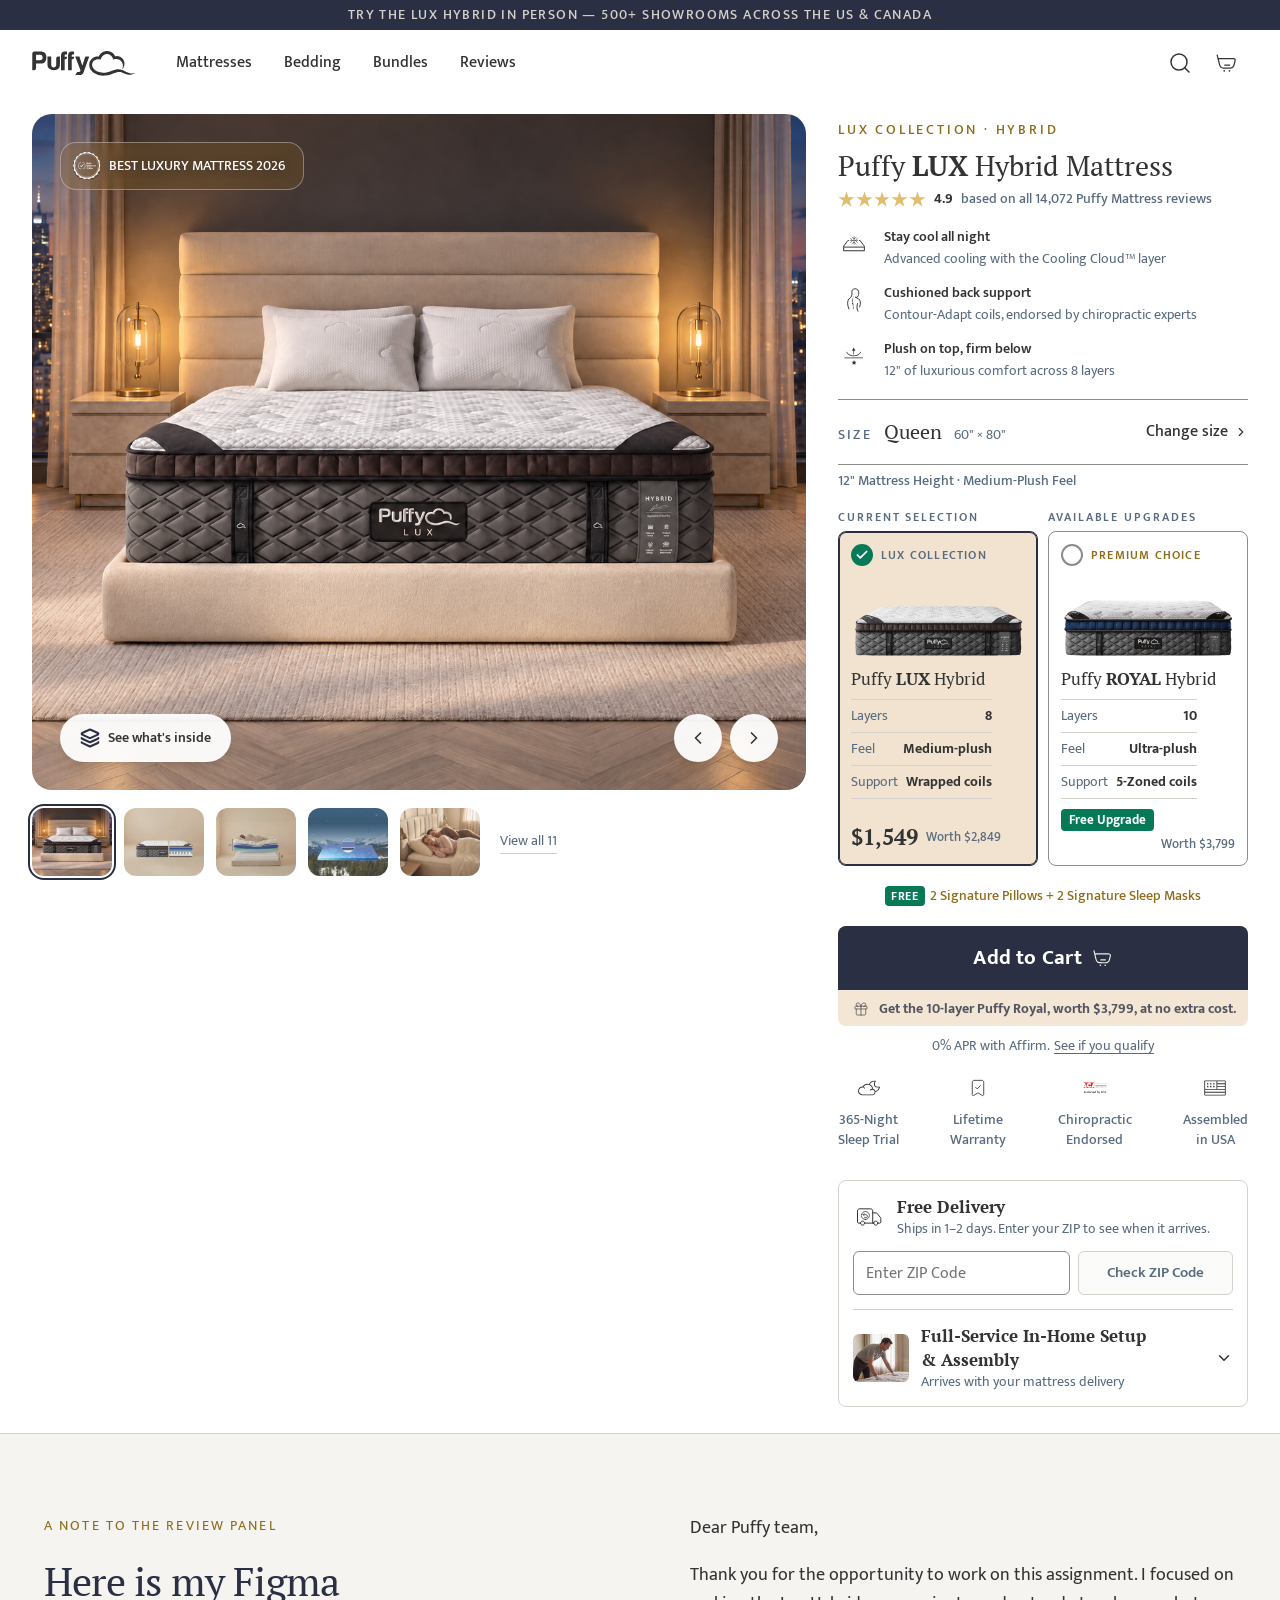
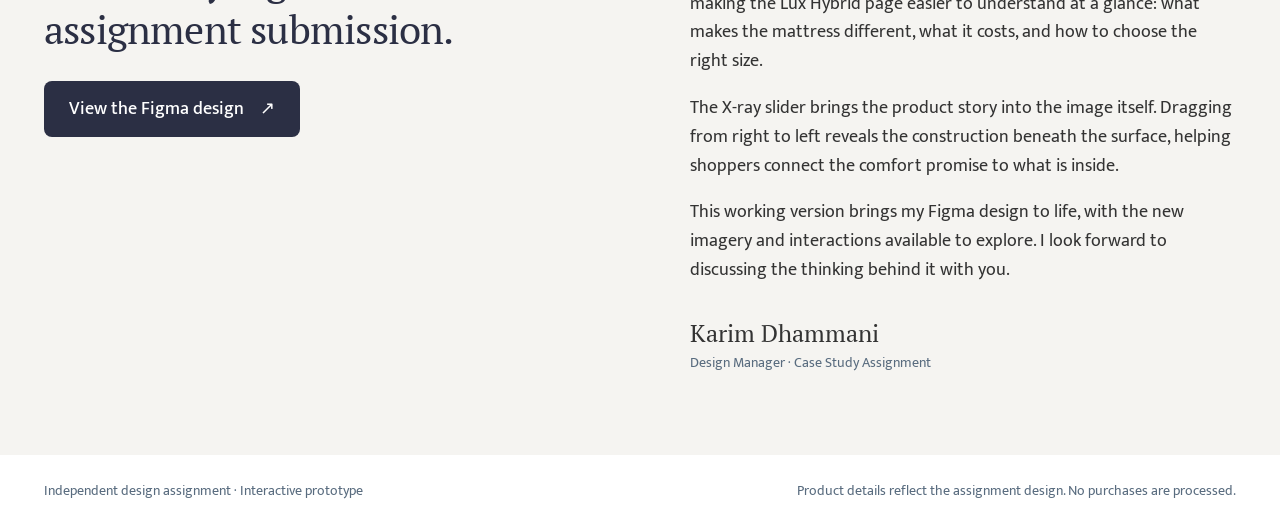
<file: index.html>
<!DOCTYPE html>
<html lang="en">
<head>
<meta charset="utf-8">
<meta name="viewport" content="width=device-width, initial-scale=1">
<title>Puffy Lux · Figma Assignment — Karim Dhammani</title>
<meta name="description" content="Karim Dhammani’s Puffy design assignment: an interactive Lux Hybrid product page with a right-to-left X-ray reveal.">
<meta name="theme-color" content="#2b2f44">
<link rel="icon" href="system/icons/logo-ink.svg" type="image/svg+xml">

<link rel="preconnect" href="https://fonts.googleapis.com">
<link rel="preconnect" href="https://fonts.gstatic.com" crossorigin>
<link rel="stylesheet" href="https://fonts.googleapis.com/css2?family=Mukta:wght@400;500;600;700&family=PT+Serif:wght@400;700&display=swap">

<link rel="stylesheet" href="system/puffy.css">

<link rel="stylesheet" href="styles.css?v=figma-button-1">
<link rel="stylesheet" href="v4.css">
</head>

<body class="pf-fold">
<a class="pf-skip-link" href="#main">Skip to content</a>

<header class="pf-fold__header">
  <p class="pf-fold__announce pf-label-caption pf-uppercase">
    Try the Lux Hybrid in person — 500+ showrooms across the US &amp; Canada
  </p>

  <nav class="pf-fold__navbar" aria-label="Primary">
    <a class="pf-fold__logo" href="#main">
      <img src="system/icons/logo-ink.svg" alt="Puffy" width="104" height="25">
    </a>

    <ul class="pf-fold__nav">
      <li><a class="pf-fold__nav-link pf-action-link" href="https://puffy.com/collections/mattresses" target="_blank" rel="noopener">Mattresses</a></li>
      <li><a class="pf-fold__nav-link pf-action-link" href="https://puffy.com/collections/bedding" target="_blank" rel="noopener">Bedding</a></li>
      <li><a class="pf-fold__nav-link pf-action-link" href="https://puffy.com/collections/bundles" target="_blank" rel="noopener">Bundles</a></li>
      <li><a class="pf-fold__nav-link pf-action-link" href="https://puffy.com/pages/reviews" target="_blank" rel="noopener">Reviews</a></li>
    </ul>

    <div class="pf-fold__nav-actions">
      <a class="pf-fold__icon-btn" href="https://puffy.com/search" target="_blank" rel="noopener" aria-label="Search Puffy (opens in a new tab)">
        <img class="pf-icon" src="system/icons/search-ink.svg" alt="">
      </a>
      <button class="pf-fold__icon-btn" id="cart-open" type="button" aria-label="Cart, 0 items">
        <img class="pf-icon" src="system/icons/cart-ink.svg" alt="">
      </button>
    </div>
  </nav>
</header>

<main id="main" class="pf-fold__body">

  <section class="pf-fold__media-col" aria-label="Product media">

    <div class="pf-media" id="pf-media">
      <img class="pf-media__layer" id="pf-hero" src="assets/normal.png" alt="Puffy Lux mattress in a warmly lit bedroom overlooking the evening city skyline" width="1448" height="1086" fetchpriority="high" draggable="false">
      <img class="pf-media__layer pf-media__xray" id="pf-xray" src="assets/cutaway.png" alt="" width="1448" height="1086" draggable="false" aria-hidden="true">
      <div class="pf-media__reveal" id="pf-reveal" hidden>
        <div class="pf-media__divider" aria-hidden="true"><span class="pf-media__grip"><img src="system/icons/chevron-left.svg" class="pf-media__grip-left" alt=""><img src="system/icons/chevron-right.svg" class="pf-media__grip-right" alt=""></span></div>
        <input class="pf-media__range" id="pf-handle" type="range" min="0" max="100" value="50" aria-label="X-ray reveal" aria-valuetext="50% X-ray visible on the right" aria-describedby="reveal-help">
        <aside class="pf-media__legend" aria-label="Mattress construction, top to bottom">
          <span class="pf-media__legend-title pf-label-caption pf-uppercase">Inside · 8 layers · 12″</span>
          <ol class="pf-media__layers pf-body-small">
            <li>1 · Cool Quilted Cloud Cover</li>
            <li>2 · Comfort Quilt Fiber Layer · ½″</li>
            <li>3 · Plush Contouring Layer · ½″</li>
            <li>4 · Cooling Cloud™ Layer · 2″</li>
            <li>5 · Cloud Comfort Foam · 2″</li>
            <li>6 · Contour-Adapt Coils · 6″</li>
            <li>7 · Firm Core Support Foam · 1″</li>
            <li>8 · Grip Base Cover</li>
          </ol>
        </aside>
        <span class="pf-sr-only" id="reveal-help">Drag left or use the left arrow key to reveal the mattress interior.</span>
      </div>
      <p class="pf-media__award" id="pf-award"><img class="pf-icon pf-icon--28" src="system/icons/badge-best-luxury-2026.svg" alt=""><span class="pf-label-caption pf-uppercase">Best Luxury Mattress 2026</span></p>
      <button class="pf-media__pill" type="button" id="pf-reveal-btn" aria-expanded="false" aria-controls="pf-reveal"><img class="pf-icon pf-icon--20" id="pf-reveal-icon" src="system/icons/layers-ink.svg" alt=""><span class="pf-body-small pf-media__pill-label" id="pf-reveal-label">See what's inside</span></button>
      <div class="pf-media__nav"><button class="pf-media__step" type="button" id="pf-prev" aria-label="Previous image"><img src="system/icons/chevron-left.svg" alt="" class="pf-media__grip-left"></button><button class="pf-media__step" type="button" id="pf-next" aria-label="Next image"><img src="system/icons/chevron-right.svg" alt="" class="pf-media__grip-right"></button></div>
    </div>

    <div class="pf-thumbs" role="group" aria-label="Product gallery">
      <button class="pf-thumb is-current" type="button" data-slide="0" aria-current="true"
              data-src="assets/normal.png"
              data-alt="Puffy Lux mattress in a warmly lit bedroom overlooking the evening city skyline"
              aria-label="Bedroom view">
        <img src="assets/normal.png" alt="">
      </button>
      <button class="pf-thumb" type="button" data-slide="1" aria-current="false"
              data-src="assets/06.jpg"
              data-alt="The eight layers of the Lux Hybrid, shown in cross-section"
              aria-label="Layer construction">
        <img src="assets/06.jpg" alt="">
      </button>
      <button class="pf-thumb" type="button" data-slide="2" aria-current="false"
              data-src="assets/04.jpg"
              data-alt="An illustrated view of the mattress comfort layers"
              aria-label="Pressure relief">
        <img src="assets/04.jpg" alt="">
      </button>
      <button class="pf-thumb" type="button" data-slide="3" aria-current="false"
              data-src="assets/03.jpg"
              data-alt="Cooling comfort illustration with the Puffy mattress above the clouds"
              aria-label="Cooling comfort">
        <img src="assets/03.jpg" alt="">
      </button>
      <button class="pf-thumb" type="button" data-slide="4" aria-current="false"
              data-src="assets/09.jpg"
              data-alt="A person sleeping comfortably on a Puffy mattress"
              aria-label="Sleep lifestyle">
        <img src="assets/09.jpg" alt="">
      </button>
      <button class="pf-thumbs__all pf-body-small" id="gallery-open" type="button">View all 11</button>
    </div>
  </section>

  <section class="pf-rail" aria-label="Buy the Puffy Lux Hybrid Mattress">

    <p class="pf-label-caption pf-uppercase pf-rail__eyebrow">Lux Collection · Hybrid</p>

    <h1 class="pf-heading-product-wide pf-rail__title">Puffy <b>LUX</b> Hybrid Mattress</h1>

    <p class="pf-rating pf-rail__rating" id="reviews">
      <span class="pf-rating__stars" aria-hidden="true">
        <img src="system/icons/star.svg" alt=""><img src="system/icons/star.svg" alt=""><img src="system/icons/star.svg" alt=""><img src="system/icons/star.svg" alt=""><img src="system/icons/star.svg" alt="">
      </span>
      <b class="pf-body-small pf-rail__score">4.9</b>
      
      <a class="pf-label-caption pf-rail__reviews" href="#reviews">based on all 14,072 Puffy Mattress reviews</a>
    </p>

    <ul class="pf-rail__claims">
      <li class="pf-rail__claim">
        <img class="pf-icon pf-icon--32" src="system/icons/cooling-cloud.svg" alt="">
        <span>
          <b class="pf-body-small">Stay cool all night</b>
          <span class="pf-body-small pf-pretty">Advanced cooling with the Cooling Cloud&trade; layer</span>
        </span>
      </li>
      <li class="pf-rail__claim">
        <img class="pf-icon pf-icon--32" src="system/icons/back-support.svg" alt="">
        <span>
          <b class="pf-body-small">Cushioned back support</b>
          <span class="pf-body-small pf-pretty">Contour-Adapt coils, endorsed by chiropractic experts</span>
        </span>
      </li>
      <li class="pf-rail__claim">
        <img class="pf-icon pf-icon--32" src="system/icons/medium-plush-ink.svg" alt="">
        <span>
          <b class="pf-body-small">Plush on top, firm below</b>
          <span class="pf-body-small pf-pretty">12" of luxurious comfort across 8 layers</span>
        </span>
      </li>
    </ul>

    <hr class="pf-rail__rule">

    <button class="pf-rail__size" type="button" id="pf-size-open" aria-haspopup="dialog">
      <span class="pf-rail__size-current">
        <span class="pf-label-caption pf-uppercase pf-rail__size-key">Size</span>
        <span class="pf-heading-product-desktop pf-rail__size-name" id="pf-size-name">Queen</span>
        <span class="pf-body-small pf-rail__size-dims" id="pf-size-dims">60" × 80"</span>
      </span>
      <span class="pf-action-link pf-rail__size-change">
        Change size
        <img src="system/icons/chevron-right.svg" alt="" class="pf-media__grip-right">
      </span>
    </button>
    <p class="pf-label-caption pf-rail__fit" id="pf-fit">12&quot; Mattress Height · Medium-Plush Feel</p>

    <div class="pf-upg5" role="radiogroup" aria-label="Mattress model">
      <p class="pf-upg4__label">Current selection</p>
      <p class="pf-upg4__label">Available upgrades</p>
      <button class="pf-upg3__card pf-upg5__card" type="button" role="radio" aria-checked="true" tabindex="0" data-model="lux">
        <span class="pf-upg5__top"><span class="pf-upg3__radio"><img src="system/icons/check-circle.svg" alt=""></span><span class="pf-upg5__tag">Lux Collection</span></span>
        <img class="pf-upg5__img" src="assets/lux-cutout.png" alt="Puffy Lux Hybrid mattress">
        <span class="pf-upg5__name">Puffy <b>LUX</b> Hybrid</span>
        <span class="pf-upg5__specs"><span class="pf-upg5__row"><span class="pf-upg5__k">Layers</span><span class="pf-upg5__v">8</span></span><span class="pf-upg5__row"><span class="pf-upg5__k">Feel</span><span class="pf-upg5__v">Medium-plush</span></span><span class="pf-upg5__row"><span class="pf-upg5__k">Support</span><span class="pf-upg5__v">Wrapped coils</span></span></span>
        <span class="pf-upg5__foot">
          <span class="pf-upg4__amount" id="pf-price">$1,549</span>
          <span class="pf-dlg-was">Worth $2,849</span><span hidden id="pf-value">$2,899</span>
        </span>
      </button>
      <button class="pf-upg3__card pf-upg5__card" type="button" role="radio" aria-checked="false" tabindex="-1" data-model="royal" aria-label="Puffy Royal Hybrid, worth $3,799, free upgrade">
        <span class="pf-upg5__top"><span class="pf-upg3__radio"><img src="system/icons/check-circle.svg" alt=""></span><span class="pf-upg5__tag pf-upg5__tag--premium">Premium Choice</span></span>
        <img class="pf-upg5__img" src="assets/royal-cutout.png" alt="Puffy Royal Hybrid mattress">
        <span class="pf-upg5__name">Puffy <b>ROYAL</b> Hybrid</span>
        <span class="pf-upg5__specs"><span class="pf-upg5__row"><span class="pf-upg5__k">Layers</span><span class="pf-upg5__v is-diff">10</span></span><span class="pf-upg5__row"><span class="pf-upg5__k">Feel</span><span class="pf-upg5__v is-diff">Ultra-plush</span></span><span class="pf-upg5__row"><span class="pf-upg5__k">Support</span><span class="pf-upg5__v is-diff">5-Zoned coils</span></span></span>
        <span class="pf-upg5__foot">
          <span class="pf-upg3__free">Free Upgrade</span>
          <span class="pf-dlg-was">Worth $3,799</span>
        </span>
      </button>
    </div>

    <p class="pf-free-gift pf-free-gift--rail"><span><b>Free</b> 2 Signature Pillows + 2 Signature Sleep Masks</span></p>
    <div class="pf-rail__cta">
      <button class="pf-btn pf-btn--primary pf-btn--lg pf-rail__cta-btn" type="button" id="pf-add">
        <span class="pf-rail__cta-label" id="pf-cta-label">Add to Cart</span>
        <img src="system/icons/cart.svg" alt="" class="pf-rail__cta-icon">
      </button>
      <button class="pf-rail__offer" type="button" id="pf-offer">
        <img src="system/icons/gift-ink.svg" alt="" class="pf-rail__offer-icon">
        <span class="pf-label-caption">
          <b>Get the 10-layer Puffy Royal, worth $3,799, at no extra cost.</b>
        </span>
      </button>
    </div>

    <p class="pf-body-small pf-rail__affirm">
      0% APR with Affirm.
      <a class="pf-rail__affirm-link" href="https://puffy.com/pages/financing" target="_blank" rel="noopener">See if you qualify</a>
    </p>


    <ul class="pf-rail__trust">
      <li class="pf-benefit pf-rail__trust-item"><img class="pf-icon pf-icon--28" src="system/icons/sleep-trial.svg" alt=""><span class="pf-label-caption">365-Night<br>Sleep Trial</span></li>
      <li class="pf-benefit pf-rail__trust-item"><img class="pf-icon pf-icon--28" src="system/icons/warranty.svg" alt=""><span class="pf-label-caption">Lifetime<br>Warranty</span></li>
      <li class="pf-benefit pf-rail__trust-item"><img class="pf-icon pf-icon--28" src="system/icons/badge-chiropractic.svg" alt=""><span class="pf-label-caption">Chiropractic<br>Endorsed</span></li>
      <li class="pf-benefit pf-rail__trust-item"><img class="pf-icon pf-icon--28" src="system/icons/usa-flag-ink.svg" alt=""><span class="pf-label-caption">Assembled<br>in USA</span></li>
    </ul>

    <div class="pf-v3-card">
      <div class="pf-v3-card__head">
        <img class="pf-v3-card__icon" src="system/icons/delivery.svg" alt="">
        <div class="pf-v3-card__titles">
          <h3 class="pf-v3-card__title">Free Delivery</h3>
          <span class="pf-v3-card__sub">Ships in 1–2 days. Enter your ZIP to see when it arrives.</span>
        </div>
      </div>
      <form class="pf-v3-zip" id="pf-zip-form" novalidate>
        <label class="pf-sr-only" for="pf-zip">ZIP code</label>
        <input id="pf-zip" type="text" inputmode="numeric" autocomplete="postal-code" maxlength="5" placeholder="Enter ZIP Code">
        <button type="submit" id="pf-zip-btn" disabled>Check ZIP Code</button>
      </form>
      <p class="pf-v3-zip__result" id="pf-zip-result" aria-live="polite" hidden></p>
      <div class="pf-v3-setup">
        <button class="pf-v3-setup__toggle" type="button" id="pf-setup-toggle" aria-expanded="false" aria-controls="pf-setup-body">
          <img class="pf-v3-setup__img" src="assets/white-glove.jpg" alt="">
          <span class="pf-v3-card__titles"><span class="pf-v3-card__title">Full-Service In-Home Setup &amp; Assembly</span><span class="pf-v3-card__sub">Arrives with your mattress delivery</span></span>
          <img class="pf-v3-setup__chev" src="system/icons/chevron-down.svg" alt="">
        </button>
        <div class="pf-v3-setup__body" id="pf-setup-body" hidden>
          <ul class="pf-v3-setup__list">
            <li><img src="system/icons/tick-green.svg" alt="">New mattress, base, or bed frame set up in your room</li>
            <li><img src="system/icons/tick-green.svg" alt="">Old mattress taken away</li>
            <li><img src="system/icons/tick-green.svg" alt="">Old base or box spring taken away. Just tell us at checkout</li>
          </ul>
          <a class="pf-v3-setup__details" href="https://puffy.com/pages/white-glove-delivery" target="_blank" rel="noopener">View Details</a>
          <p class="pf-v3-setup__note">Select it at checkout, then book your setup after your order arrives.</p>
        </div>
      </div>
    </div>
  </section>
</main>

<section class="submission" id="submission" aria-labelledby="submission-title">
  <div class="submission__heading"><p class="submission__eyebrow">A note to the review panel</p><h2 id="submission-title">Here is my Figma<br>assignment submission.</h2><a class="pf-btn pf-btn--primary pf-btn--md submission__figma" href="https://www.figma.com/design/RoNW5e2JV1wL3bxiSe14yG/KarimDhammani_Puffy_DesignManager?node-id=0-1&amp;t=CSZBQ0KEJBq3lmxs-1" target="_blank" rel="noopener" aria-label="View the Figma design (opens in a new tab)">View the Figma design <span aria-hidden="true">↗</span></a></div>
  <div class="submission__letter"><p>Dear Puffy team,</p><p>Thank you for the opportunity to work on this assignment. I focused on making the Lux Hybrid page easier to understand at a glance: what makes the mattress different, what it costs, and how to choose the right size.</p><p>The X-ray slider brings the product story into the image itself. Dragging from right to left reveals the construction beneath the surface, helping shoppers connect the comfort promise to what is inside.</p><p>This working version brings my Figma design to life, with the new imagery and interactions available to explore. I look forward to discussing the thinking behind it with you.</p><p class="submission__signature">Karim Dhammani<span>Design Manager · Case Study Assignment</span></p></div>
</section>
<footer class="submission-footer"><span>Independent design assignment · Interactive prototype</span><span>Product details reflect the assignment design. No purchases are processed.</span></footer>

<dialog class="pf-sizes" id="pf-sizes" aria-labelledby="pf-sizes-title">
<div class="pf-sizes__head"><div class="pf-sizes__intro"><h2 class="pf-heading-product-wide" id="pf-sizes-title">Choose your size and model</h2><p class="pf-body-small">Pick the size that fits your room and who sleeps in it. Not sure? <button type="button" class="inline-link" id="size-guide-open">View the size guide.</button></p></div><button class="pf-fold__icon-btn" type="button" id="pf-sizes-close" aria-label="Close size selector"><img class="pf-icon" src="system/icons/close-ink.svg" alt=""></button></div>
<div class="pf-sizes__grid" role="radiogroup" aria-label="Mattress size" id="pf-sizes-grid">
<button class="pf-size-card pf-sz" type="button" role="radio" aria-checked="false" tabindex="-1" data-size="twin" data-price="749" data-label="Twin" data-width="38" data-length="75" style="--w:38;--l:75"><span class="pf-sz__top"><span class="size-radio" aria-hidden="true"></span><span class="pf-sz__name">Twin</span><span class="pf-sz__price">$749</span></span><span class="pf-sz__dims">38" × 75"</span><span class="pf-sz__fit"><span class="pf-sz__who">Best for 1 child or teen</span><span class="pf-sz__note">Bunk beds, kids’ rooms</span></span></button>
<button class="pf-size-card pf-sz" type="button" role="radio" aria-checked="false" tabindex="-1" data-size="twin-xl" data-price="1099" data-label="Twin XL" data-width="38" data-length="80" style="--w:38;--l:80"><span class="pf-sz__top"><span class="size-radio" aria-hidden="true"></span><span class="pf-sz__name">Twin XL</span><span class="pf-sz__price">$1,099</span></span><span class="pf-sz__dims">38" × 80"</span><span class="pf-sz__fit"><span class="pf-sz__who">Best for 1 tall teen or adult</span><span class="pf-sz__note">Dorms, guest rooms</span></span></button>
<button class="pf-size-card pf-sz" type="button" role="radio" aria-checked="false" tabindex="-1" data-size="full" data-price="1349" data-label="Full" data-width="54" data-length="75" style="--w:54;--l:75"><span class="pf-sz__top"><span class="size-radio" aria-hidden="true"></span><span class="pf-sz__name">Full</span><span class="pf-sz__price">$1,349</span></span><span class="pf-sz__dims">54" × 75"</span><span class="pf-sz__fit"><span class="pf-sz__who">Best for 1 adult</span><span class="pf-sz__note">Solo sleepers who spread out</span></span></button>
<button class="pf-size-card pf-sz" type="button" role="radio" aria-checked="true" tabindex="0" data-size="queen" data-price="1549" data-label="Queen" data-width="60" data-length="80" style="--w:60;--l:80"><span class="pf-sz__top"><span class="size-radio" aria-hidden="true"></span><span class="pf-sz__name">Queen</span><span class="pf-sz__price">$1,549</span></span><span class="pf-sz__dims">60" × 80" <span class="pf-sz__pop">Most popular</span></span><span class="pf-sz__fit"><span class="pf-sz__who">Best for 2 adults</span><span class="pf-sz__note">Most couples, most bedrooms</span></span></button>
<button class="pf-size-card pf-sz" type="button" role="radio" aria-checked="false" tabindex="-1" data-size="king" data-price="1749" data-label="King" data-width="76" data-length="80" style="--w:76;--l:80"><span class="pf-sz__top"><span class="size-radio" aria-hidden="true"></span><span class="pf-sz__name">King</span><span class="pf-sz__price">$1,749</span></span><span class="pf-sz__dims">76" × 80"</span><span class="pf-sz__fit"><span class="pf-sz__who">Best for 2 adults + room to spread</span><span class="pf-sz__note">Couples, kids or pets joining</span></span></button>
<button class="pf-size-card pf-sz" type="button" role="radio" aria-checked="false" tabindex="-1" data-size="cal-king" data-price="1749" data-label="Cal King" data-width="72" data-length="84" style="--w:72;--l:84"><span class="pf-sz__top"><span class="size-radio" aria-hidden="true"></span><span class="pf-sz__name">Cal King</span><span class="pf-sz__price">$1,749</span></span><span class="pf-sz__dims">72" × 84"</span><span class="pf-sz__fit"><span class="pf-sz__who">Best for 2 tall adults</span><span class="pf-sz__note">Sleepers over 6 ft</span></span></button>
<button class="pf-size-card pf-sz" type="button" role="radio" aria-checked="false" tabindex="-1" data-size="split-king" data-price="2198" data-label="Split King" data-width="76" data-length="80" style="--w:76;--l:80"><span class="pf-sz__top"><span class="size-radio" aria-hidden="true"></span><span class="pf-sz__name">Split King</span><span class="pf-sz__price">$2,198</span></span><span class="pf-sz__dims">76" × 80" · 2 Twin XL</span><span class="pf-sz__fit"><span class="pf-sz__who">Best for 2 adults, separate sides</span><span class="pf-sz__note">Adjustable bases, different schedules</span></span></button>
<button class="pf-size-card pf-sz" type="button" role="radio" aria-checked="false" tabindex="-1" data-size="shq" data-price="1949" data-label="Split Head Queen" data-width="60" data-length="80" style="--w:60;--l:80"><span class="pf-sz__top"><span class="size-radio" aria-hidden="true"></span><span class="pf-sz__name">Split Head Queen</span><span class="pf-sz__price">$1,949</span></span><span class="pf-sz__dims">60" × 80" · split head</span><span class="pf-sz__fit"><span class="pf-sz__who">Best for 2 adults on an adjustable base</span><span class="pf-sz__note">Raise one side of the head independently</span></span></button>
<button class="pf-size-card pf-sz" type="button" role="radio" aria-checked="false" tabindex="-1" data-size="shk" data-price="2249" data-label="Split Head King" data-width="76" data-length="80" style="--w:76;--l:80"><span class="pf-sz__top"><span class="size-radio" aria-hidden="true"></span><span class="pf-sz__name">Split Head King</span><span class="pf-sz__price">$2,249</span></span><span class="pf-sz__dims">76" × 80" · split head</span><span class="pf-sz__fit"><span class="pf-sz__who">Best for 2 adults on an adjustable base</span><span class="pf-sz__note">Wider split-head for couples</span></span></button>
</div><div class="pf-sizes__upg">
<div class="pf-upg5 pf-upg5--dialog" role="radiogroup" aria-label="Mattress model">
  <button class="pf-upg3__card pf-upg5__card" type="button" role="radio" aria-checked="true" tabindex="0" data-model="lux">
    <span class="pf-upg5__top"><span class="pf-upg3__radio"><img src="system/icons/check-circle.svg" alt=""></span><span class="pf-dlg-cur">Current selection</span><span class="pf-upg5__tag">Lux Collection</span></span>
    <span class="pf-upg5__body"><img class="pf-upg5__img" src="assets/lux-cutout.png" alt=""><span class="pf-upg5__name">Puffy <b>LUX</b> Hybrid</span><span class="pf-dlg-was">Worth $2,849</span></span>
    <span class="pf-upg5__specs"><span class="pf-upg5__row"><span class="pf-upg5__k">Layers</span><span class="pf-upg5__v">8</span></span><span class="pf-upg5__row"><span class="pf-upg5__k">Feel</span><span class="pf-upg5__v">Medium-plush</span></span><span class="pf-upg5__row"><span class="pf-upg5__k">Support</span><span class="pf-upg5__v">Wrapped coils</span></span></span>
  </button>
  <button class="pf-upg3__card pf-upg5__card" type="button" role="radio" aria-checked="false" tabindex="-1" data-model="royal" aria-label="Puffy Royal Hybrid, worth $3,799, free upgrade">
    <span class="pf-upg5__top"><span class="pf-upg3__radio"><img src="system/icons/check-circle.svg" alt=""></span><span class="pf-dlg-cur">Current selection</span><span class="pf-upg3__free pf-dlg-free">Free Upgrade</span><span class="pf-upg5__tag pf-upg5__tag--premium">Premium Choice</span></span>
    <span class="pf-upg5__body"><img class="pf-upg5__img" src="assets/royal-cutout.png" alt=""><span class="pf-upg5__name">Puffy <b>ROYAL</b> Hybrid</span><span class="pf-dlg-was">Worth $3,799</span></span>
    <span class="pf-upg5__specs"><span class="pf-upg5__row"><span class="pf-upg5__k">Layers</span><span class="pf-upg5__v is-diff">10</span></span><span class="pf-upg5__row"><span class="pf-upg5__k">Feel</span><span class="pf-upg5__v is-diff">Ultra-plush</span></span><span class="pf-upg5__row"><span class="pf-upg5__k">Support</span><span class="pf-upg5__v is-diff">5-Zoned coils</span></span></span>
  </button>
</div></div><div class="pf-sizes__foot"><div class="size-selection" aria-live="polite"><span class="pf-body-small">Your selection</span><span class="size-selection__line"><b id="dialog-selection" class="pf-heading-product-desktop">Queen</b><span class="size-selection__model" id="dialog-model">Puffy Lux Hybrid</span></span><span class="pf-free-gift"><span><b>Free</b> 2 Signature Pillows + 2 Signature Sleep Masks</span></span></div><span class="pf-dlg-total"><span class="pf-upg4__amount pf-dlg-price">$1,549</span><span class="pf-upg4__value">Value <s class="pf-dlg-value">$2,899</s></span></span><button class="pf-btn pf-btn--primary pf-btn--md" id="dialog-add" type="button">Add to cart<img src="system/icons/cart.svg" alt="" class="pf-dlg-cart"></button><button class="pf-btn pf-btn--quiet pf-btn--md" id="pf-sizes-confirm" hidden type="button">Done</button></div></dialog>

<dialog class="utility-dialog" id="cart-dialog" aria-labelledby="cart-title"><div class="dialog-heading"><h2 id="cart-title" class="pf-heading-product-wide">Your cart</h2><button class="pf-fold__icon-btn" type="button" data-close aria-label="Close cart"><img class="pf-icon" src="system/icons/close.svg" alt=""></button></div><div id="cart-content"></div><p class="prototype-note">This is an assignment prototype. No order or payment is processed.</p><button class="pf-btn pf-btn--primary pf-btn--md" type="button" data-close>Continue exploring</button></dialog>
<dialog class="utility-dialog gallery-dialog" id="gallery-dialog" aria-labelledby="gallery-title"><div class="dialog-heading"><h2 id="gallery-title" class="pf-heading-product-wide">Explore the Lux Hybrid</h2><button class="pf-fold__icon-btn" type="button" data-close aria-label="Close gallery"><img class="pf-icon" src="system/icons/close.svg" alt=""></button></div><div class="full-gallery" id="full-gallery"></div></dialog>
<dialog class="utility-dialog" id="size-guide" aria-labelledby="guide-title"><div class="dialog-heading"><h2 id="guide-title" class="pf-heading-product-wide">Make room for better sleep</h2><button class="pf-fold__icon-btn" type="button" data-close aria-label="Close size guide"><img class="pf-icon" src="system/icons/close.svg" alt=""></button></div><p>Measure your bed frame and room before choosing a mattress. Allow 24–30 inches of walking space on the sides you use.</p><ul class="guide-list"><li><b>Twin &amp; Twin XL</b><span>38 inches wide. Twin XL adds 5 inches in length.</span></li><li><b>Full &amp; Queen</b><span>54 and 60 inches wide. Queen is 5 inches longer than Full.</span></li><li><b>King &amp; Cal King</b><span>King offers more width; Cal King offers 4 inches of extra length.</span></li><li><b>Split King</b><span>Two Twin XL mattresses side by side, each 38 × 80 inches.</span></li><li><b>Split Head</b><span>A split at the head end. Check compatibility with your adjustable base.</span></li></ul></dialog>

<p class="pf-sr-only" role="status" aria-live="polite" id="pf-live"></p>

<script src="app.js"></script>
<script src="analytics.js?v=private-1" defer></script>
<script src="v4.js"></script>
<script>
if(new URLSearchParams(location.search).get('view')==='dialog') document.getElementById('pf-size-open').click();
if(new URLSearchParams(location.search).get('view')==='reveal') document.getElementById('pf-reveal-btn').click();
</script></body>
</html>
</file>
<file: system/puffy.css>
/* ==========================================================================
   PUFFY · FOUNDATIONS
   ========================================================================== */

@import url("01-tokens.css");
@import url("02-base.css");
@import url("03-components.css");
@import url("04-utilities.css");
</file>
<file: styles.css>
/* ==========================================================================
   PUFFY · LUX HYBRID PDP — ABOVE THE FOLD
   ========================================================================== */

.pf-fold {
  /* --- The fold's own geometry ---------------------------------------- */
  --pf-fold-announce-h: 30px;   /* the live promo banner is 58px */
  --pf-fold-navbar-h: 66px;
  --pf-fold-header-h: calc(var(--pf-fold-announce-h) + var(--pf-fold-navbar-h));
  --pf-fold-body-h: 804px;      /* 900 − 96. Everything lives inside it. */
  --pf-fold-gutter: 44px;
  --pf-fold-column-gap: 56px;

  /* 452px, not the system's 450px at this breakpoint: two more pixels keep
     "Get free upgrade to the 10-layer Royal — worth $2,449" on one line. */
  --pf-fold-rail-w: 452px;

  --pf-fold-media-h: 640px;
  --pf-fold-control: 48px;      /* floating media controls, > --target-min */
  --pf-fold-thumb-w: 100px;
  --pf-fold-thumb-h: 84px;
  --pf-fold-price-size: 38px;   /* the price is the rail's second voice */

  /* --- Scrims. Page-local: they belong to the photograph, not the brand - */
  --pf-fold-glass: color-mix(in srgb, var(--white) 94%, transparent);
  --pf-fold-glass-edge: color-mix(in srgb, var(--white) 34%, transparent);
  --pf-fold-divider: color-mix(in srgb, var(--white) 92%, transparent);
  --pf-fold-divider-ring: color-mix(in srgb, var(--fill-cta) 18%, transparent);
  --pf-fold-ink-scrim: color-mix(in srgb, var(--fill-cta) 86%, transparent);
  --pf-fold-veil: color-mix(in srgb, var(--fill-cta) 44%, transparent);
  --pf-fold-offer-tint: color-mix(in srgb, var(--white) 10%, transparent);
  --pf-fold-offer-tint-hover: color-mix(in srgb, var(--white) 18%, transparent);
  --pf-fold-offer-rule: color-mix(in srgb, var(--white) 16%, transparent);

  background: var(--bg-base-white);
  color: var(--text-strong);
}

/* ==========================================================================
   HEADER
   ========================================================================== */

.pf-fold__announce {
  display: flex;
  align-items: center;
  justify-content: center;
  height: var(--pf-fold-announce-h);
  background: var(--fill-cta);
  color: var(--text-sub-soft);
  letter-spacing: 0.1em;
  text-align: center;
}

.pf-fold__navbar {
  display: flex;
  align-items: center;
  gap: var(--puffy-space-40);
  height: var(--pf-fold-navbar-h);
  padding-inline: var(--pf-fold-gutter);
  background: var(--bg-base-white);
}

.pf-fold__logo { display: inline-flex; }
.pf-fold__logo img { display: block; width: 104px; height: 25px; }

.pf-fold__nav {
  display: flex;
  align-items: center;
  gap: var(--puffy-space-32);
  flex: 1;
  list-style: none;
  margin: 0;
  padding: 0;
}

.pf-fold__nav-link {
  display: inline-flex;
  align-items: center;
  height: var(--target-min);
  color: var(--text-strong);
  text-decoration: none;
}
.pf-fold__nav-link:hover {
  color: var(--highlight-strong);
  text-decoration: underline;
  text-underline-offset: 4px;
}

.pf-fold__nav-actions { display: flex; align-items: center; gap: var(--puffy-space-2); }

.pf-fold__icon-btn {
  display: flex;
  align-items: center;
  justify-content: center;
  width: var(--target-min);
  height: var(--target-min);
  border-radius: var(--puffy-radius-full);
  background: transparent;
  cursor: pointer;
  transition: background-color var(--duration-control) var(--ease-standard);
}
.pf-fold__icon-btn:hover { background: var(--bg-soft); }

/* ==========================================================================
   THE FOLD
   ========================================================================== */

.pf-fold__body {
  display: grid;
  grid-template-columns: minmax(0, 1fr) var(--pf-fold-rail-w);
  gap: var(--pf-fold-column-gap);
  height: var(--pf-fold-body-h);
  padding: 18px var(--pf-fold-gutter) 0;
}

.pf-fold__media-col {
  display: flex;
  flex-direction: column;
  gap: 18px;
  min-width: 0;
}

/* ==========================================================================
   MEDIA — the hero frame and its floating controls
   ========================================================================== */

.pf-media {
  --pos: 52%;
  position: relative;
  height: var(--pf-fold-media-h);
  border-radius: var(--pf-media-radius);
  overflow: hidden;
  background: var(--bg-soft);
  touch-action: none;
}

.pf-media__layer {
  position: absolute;
  inset: 0;
  width: 100%;
  height: 100%;
  object-fit: cover;
  object-position: 50% 52%;
}

/* The dressed photograph is clipped back to expose the cutaway beneath it. */
.pf-media.is-revealing { cursor: ew-resize; }
.pf-media.is-revealing .pf-media__hero { clip-path: inset(0 calc(100% - var(--pos)) 0 0); }

.pf-media__reveal { position: absolute; inset: 0; }

.pf-media__divider {
  position: absolute;
  top: 0;
  bottom: 0;
  left: var(--pos);
  width: 2px;
  background: var(--pf-fold-divider);
  box-shadow: 0 0 0 1px var(--pf-fold-divider-ring);
  cursor: ew-resize;
}

.pf-media__grip {
  position: absolute;
  top: 50%;
  left: 50%;
  transform: translate(-50%, -50%);
  display: flex;
  align-items: center;
  justify-content: center;
  gap: var(--puffy-space-2);
  width: 52px;
  height: 52px;
  border-radius: var(--puffy-radius-full);
  background: var(--fill-white);
  box-shadow: var(--elevation-raised);
}
.pf-media__grip img { width: 16px; height: 16px; }

.pf-media__grip-left, .pf-media__grip-right { display: block; transform: none; }


/* Shared award glass treatment, with a dark backing for readable layer text. */
.pf-media__legend {
  position: absolute;
  right: var(--puffy-space-24);
  top: 28px;
  display: flex;
  flex-direction: column;
  align-items: flex-start;
  gap: var(--puffy-space-8);
  padding: var(--puffy-space-12);
  border: 1px solid var(--pf-fold-glass-edge);
  border-radius: var(--puffy-radius-16);
  background: linear-gradient(var(--fill-amber-glass), var(--fill-amber-glass)), var(--pf-fold-ink-scrim);
  backdrop-filter: blur(14px) saturate(1.1);
  -webkit-backdrop-filter: blur(14px) saturate(1.1);
  color: var(--white);
  pointer-events: none;
}
.pf-media__legend-title { color: var(--white); letter-spacing: 0.16em; }
.pf-media__layers {
  display: flex;
  flex-direction: column;
  align-items: flex-start;
  gap: var(--puffy-space-4);
  list-style: none;
  margin: 0;
  padding: 0;
}
.pf-media__layers li { margin: 0; padding: 0; }

.pf-media__award {
  position: absolute;
  left: 28px;
  top: 28px;
  display: inline-flex;
  align-items: center;
  gap: var(--puffy-space-8);
  height: var(--pf-fold-control);
  padding: 0 18px 0 var(--puffy-space-12);
  margin: 0;
  border: 1px solid var(--pf-fold-glass-edge);
  border-radius: var(--puffy-radius-16);
  background: var(--fill-amber-glass);
  backdrop-filter: blur(14px) saturate(1.1);
  -webkit-backdrop-filter: blur(14px) saturate(1.1);
  color: var(--white);
  letter-spacing: 0.1em;
  text-shadow: 0 1px 8px var(--pf-fold-veil);
}

.pf-media__pill,
.pf-media__step {
  position: absolute;
  bottom: 28px;
  display: inline-flex;
  align-items: center;
  justify-content: center;
  gap: var(--puffy-space-8);
  height: var(--pf-fold-control);
  border-radius: var(--puffy-radius-full);
  background: var(--pf-fold-glass);
  box-shadow: var(--elevation-raised);
  color: var(--text-strong);
  cursor: pointer;
  transition: background-color var(--duration-control) var(--ease-standard);
}
.pf-media__pill:hover,
.pf-media__step:hover { background: var(--fill-white); }

.pf-media__pill { left: 28px; padding-inline: var(--puffy-space-20); }
.pf-media__pill-label { font-weight: var(--puffy-weight-semibold); }

.pf-media__nav {
  position: absolute;
  right: 28px;
  bottom: 28px;
  display: flex;
  align-items: center;
  gap: var(--puffy-space-8);
}
.pf-media__step { position: static; width: var(--pf-fold-control); }
.pf-media__step img { width: 20px; height: 20px; }

/* ==========================================================================
   THUMBS
   ========================================================================== */

.pf-thumbs { display: flex; align-items: center; gap: 14px; }

.pf-thumb {
  width: var(--pf-fold-thumb-w);
  height: var(--pf-fold-thumb-h);
  padding: 0;
  border-radius: var(--puffy-radius-12);
  overflow: hidden;
  outline-offset: 2px;
  opacity: 0.88;
  cursor: pointer;
  transition: opacity var(--duration-control) var(--ease-standard);
}
.pf-thumb img { width: 100%; height: 100%; object-fit: cover; }
.pf-thumb:hover { opacity: 1; }
.pf-thumb.is-current { opacity: 1; outline: 2px solid var(--border-strong); }

.pf-thumbs__all {
  margin-left: var(--puffy-space-8);
  padding-bottom: var(--puffy-space-2);
  border-bottom: 1px solid var(--border-soft);
  color: var(--text-soft);
  text-decoration: none;
}
.pf-thumbs__all:hover { color: var(--text-strong); }

/* ==========================================================================
   RAIL — the buy column
   ========================================================================== */

.pf-rail {
  display: flex;
  flex-direction: column;
  min-width: 0;
  padding-top: var(--puffy-space-6);
}

.pf-rail__eyebrow {
  margin: 0 0 10px;
  color: var(--highlight-strong);
  letter-spacing: 0.2em;
}

.pf-rail__title {
  margin: 0 0 var(--puffy-space-8);
  line-height: 1.12;
  color: var(--text-strong);
}

.pf-rail__rating { margin: 0 0 18px; gap: var(--puffy-space-8); }
.pf-rail__rating .pf-rating__stars { gap: 1px; }
.pf-rail__score { color: var(--text-strong); font-weight: var(--puffy-weight-bold); }
.pf-rail__reviews { color: var(--text-soft); }

.pf-rail__claims {
  display: flex;
  flex-direction: column;
  gap: 14px;
  margin: 0 0 18px;
  padding: 0;
  list-style: none;
}
.pf-rail__claim { display: flex; gap: 14px; align-items: flex-start; }
.pf-rail__claim img { margin-top: 1px; }
.pf-rail__claim > span {
  display: flex;
  flex-direction: column;
  gap: var(--puffy-space-2);
  min-width: 0;
}
.pf-rail__claim b { color: var(--text-strong); font-weight: var(--puffy-weight-semibold); }
.pf-rail__claim span span { color: var(--text-soft); }

.pf-rail__rule {
  width: 100%;
  height: 1px;
  margin: 0 0 var(--puffy-space-16);
  border: 0;
  background: var(--border-soft);
}

.pf-rail__price {
  display: flex;
  align-items: baseline;
  gap: var(--puffy-space-12);
  margin: 0 0 var(--puffy-space-4);
}
.pf-rail__price .pf-price-large {
  font-size: var(--pf-fold-price-size);
  line-height: 1;
  color: var(--text-price);
}
.pf-rail__value { display: inline-flex; align-items: center; gap: 7px; color: var(--text-soft); }
.pf-rail__value s { text-decoration-thickness: 1.5px; }
.pf-rail__value img { opacity: 0.8; }

.pf-rail__affirm { margin: 0 0 var(--puffy-space-16); color: var(--text-soft); }
.pf-rail__affirm b { color: var(--text-strong); }
.pf-rail__affirm-link {
  margin-left: var(--puffy-space-8);
  color: var(--text-soft);
  text-decoration: underline;
  text-underline-offset: 3px;
}
.pf-rail__affirm-link:hover { color: var(--text-strong); }

/* --- Size summary — opens the dialog ---------------------------------- */

.pf-rail__size {
  display: flex;
  align-items: center;
  justify-content: space-between;
  gap: var(--puffy-space-16);
  padding: 14px 0;
  border-top: 1px solid var(--border-sub-strong);
  border-bottom: 1px solid var(--border-sub-strong);
  background: transparent;
  text-align: left;
  cursor: pointer;
  transition: background-color var(--duration-control) var(--ease-standard);
}
.pf-rail__size:hover { background: var(--bg-sub-soft); }
.pf-rail__size-current {
  display: flex;
  align-items: baseline;
  gap: var(--puffy-space-12);
  min-width: 0;
}
.pf-rail__size-key { color: var(--text-soft); letter-spacing: 0.16em; }
.pf-rail__size-name { font-size: var(--puffy-size-20); color: var(--text-strong); }
.pf-rail__size-dims { color: var(--text-soft); }
.pf-rail__size-change {
  display: inline-flex;
  align-items: center;
  gap: var(--puffy-space-6);
  color: var(--text-strong);
  white-space: nowrap;
}
.pf-rail__size-change img { width: 14px; height: 14px; }

.pf-rail__fit { margin: var(--puffy-space-6) 0 var(--puffy-space-16); color: var(--text-soft); }

/* --- The purchase action, and the one offer attached to it ------------- */

.pf-rail__cta {
  border-radius: var(--pf-btn-radius);
  overflow: hidden;
  background: var(--fill-offer);
}

.pf-rail__cta-btn {
  border-radius: 0;
  /* --duration-action, not --duration-control: this is the purchase moment. */
  transition: background-color var(--duration-action) var(--ease-standard);
}
.pf-rail__cta-label {
  font-size: 21px;
  font-weight: var(--puffy-weight-bold);
  letter-spacing: 0.01em;
}
.pf-rail__cta-icon { width: 22px; height: 22px; }

.pf-rail__offer {
  display: flex;
  width: 100%;
  align-items: center;
  justify-content: center;
  gap: var(--puffy-space-8);
  padding: 7px var(--puffy-space-12);
  border-top: 1px solid var(--pf-fold-offer-rule);
  background: var(--pf-fold-offer-tint);
  color: var(--text-sub-strong);
  cursor: pointer;
  transition: background-color var(--duration-control) var(--ease-standard);
}
.pf-rail__offer:hover { background: var(--pf-fold-offer-tint-hover); }
.pf-rail__offer-icon { width: 20px; height: 20px; flex-shrink: 0; }
.pf-rail__offer-worth { color: var(--highlight-strong); font-weight: var(--puffy-weight-semibold); }

/* --- Reassurance, adjacent to the CTA rather than in a distant row ----- */

.pf-rail__ship {
  display: flex;
  align-items: center;
  justify-content: center;
  gap: var(--puffy-space-8);
  margin: var(--puffy-space-12) 0 0;
  color: var(--text-strong);
}

.pf-rail__included {
  margin: 10px 0;
  color: var(--highlight-strong);
  text-align: center;
}

.pf-rail__trust {
  display: flex;
  justify-content: space-between;
  gap: var(--puffy-space-8);
  margin: 0;
  padding: 10px 0;
  list-style: none;
}
.pf-rail__trust-item {
  flex-direction: column;
  align-items: center;
  gap: var(--puffy-space-8);
  text-align: center;
  color: var(--text-soft);
}

/* ==========================================================================
   SIZE DIALOG
   ========================================================================== */

.pf-sizes {
  width: 1000px;
  max-width: calc(100vw - var(--puffy-space-32));
  max-height: 824px;
  padding: var(--puffy-space-24) 30px var(--puffy-space-20);
  border: 0;
  border-radius: var(--puffy-radius-16);
  background: var(--bg-base-white);
  box-shadow: var(--elevation-raised);
  color: var(--text-strong);
  overflow: hidden;
}
.pf-sizes[open] { display: flex; flex-direction: column; gap: var(--puffy-space-16); }
.pf-sizes::backdrop { background: var(--pf-fold-veil); }

.pf-sizes__head {
  display: flex;
  align-items: flex-start;
  justify-content: space-between;
  gap: var(--puffy-space-24);
}
.pf-sizes__intro { display: flex; flex-direction: column; gap: var(--puffy-space-4); max-width: 660px; }
.pf-sizes__intro h2 { margin: 0; }
.pf-sizes__step { margin: 0; color: var(--highlight-strong); letter-spacing: 0.2em; }
.pf-sizes__note { margin: 0; color: var(--text-soft); }

.pf-sizes__grid {
  display: grid;
  grid-template-columns: repeat(3, minmax(0, 1fr));
  gap: 10px;
  overflow-y: auto;
}

/* --- One size, drawn to scale ----------------------------------------- */

.pf-size-card {
  display: flex;
  flex-direction: column;
  align-items: flex-start;
  gap: var(--puffy-space-2);
  padding: var(--puffy-space-12) var(--puffy-space-12) 11px;
  border: 1px solid var(--border-soft);
  border-radius: var(--puffy-radius-12);
  background: var(--bg-base-white);
  text-align: left;
  cursor: pointer;
  transition: border-color var(--duration-control) var(--ease-standard),
              background-color var(--duration-control) var(--ease-standard);
}
.pf-size-card:hover { border-color: var(--border-sub-strong); background: var(--bg-sub-soft); }

.pf-size-card[aria-checked="true"] {
  border-color: var(--border-strong);
  box-shadow: inset 0 0 0 1px var(--border-strong);
  background: var(--bg-base-white);
}
.pf-size-card[aria-checked="true"] .pf-size-card__name { font-weight: var(--puffy-weight-bold); }
.pf-size-card[aria-checked="true"] .pf-size-card__box {
  background: var(--fill-offer);
  border-color: var(--border-strong);
}

.pf-size-card[aria-disabled="true"] {
  background: var(--bg-sub-soft);
  opacity: 0.78;
  cursor: not-allowed;
}
.pf-size-card[aria-disabled="true"]:hover { border-color: var(--border-soft); }

.pf-size-card__scale {
  display: flex;
  align-items: flex-end;
  justify-content: center;
  width: 100%;
  height: 68px;
}

/* Inches → px at a constant scale, so the tiles are comparable by eye. */
.pf-size-card__box {
  display: flex;
  align-items: center;
  justify-content: center;
  width: calc(var(--w) * 0.92px);
  height: calc(var(--l) * 0.5152px);
  border: 1px solid var(--border-sub-strong);
  border-radius: var(--puffy-radius-4);
  background: var(--bg-soft);
}
.pf-size-card__box .pf-label-caption { font-size: var(--puffy-size-12); color: var(--text-soft); }

.pf-size-card__box--split {
  background-image: linear-gradient(90deg,
    transparent calc(50% - 1px),
    var(--border-sub-strong) calc(50% - 1px),
    var(--border-sub-strong) calc(50% + 1px),
    transparent calc(50% + 1px));
}

.pf-size-card__row {
  display: flex;
  align-items: baseline;
  justify-content: space-between;
  gap: var(--puffy-space-8);
  width: 100%;
  margin-top: 10px;
}
.pf-size-card__name { font-size: var(--puffy-size-18); color: var(--text-strong); }
.pf-size-card__row .pf-body-small { color: var(--text-strong); }
.pf-size-card__dims { width: 100%; color: var(--text-soft); }
.pf-size-card__status { margin-top: var(--puffy-space-6); }

.pf-sizes__foot {
  display: flex;
  align-items: flex-start;
  justify-content: space-between;
  gap: var(--puffy-space-24);
  padding-top: var(--puffy-space-12);
  border-top: 1px solid var(--border-soft);
}
.pf-sizes__foot-note {
  display: flex;
  align-items: flex-start;
  gap: 10px;
  max-width: 560px;
  margin: 0;
  color: var(--text-soft);
}
.pf-sizes__foot-note img { margin-top: 1px; }
.pf-sizes__actions { display: flex; align-items: center; gap: 10px; margin: 0; }
.pf-sizes__confirm { min-width: 190px; }

/* ==========================================================================
   BELOW 1440
   ========================================================================== */


[hidden] { display: none !important; }
html { scroll-behavior: smooth; }
.pf-fold__header, .pf-fold__body { max-width: 1600px; margin-inline: auto; }
.pf-fold__header { max-width: none; }
.pf-fold__navbar { max-width: 1600px; margin: auto; }
.pf-fold__body { height: auto; min-height: 804px; padding-bottom: 26px; }
.pf-media { --pos: 100%; touch-action: pan-y; }
.pf-media__layer { object-position: center; user-select: none; pointer-events: none; }
.pf-media__xray { clip-path: inset(0 0 0 var(--pos)); }
.pf-media.is-revealing .pf-media__hero { clip-path: none; }
.pf-media__reveal { z-index: 1; }
.pf-media__divider { pointer-events: none; }
.pf-media__range { position: absolute; inset: 0; margin: 0; width: 100%; height: 100%; opacity: 0; cursor: ew-resize; touch-action: pan-y; direction: rtl; }
.pf-media:has(.pf-media__range:focus-visible) { outline: 3px solid var(--fill-cta); outline-offset: 4px; }
.pf-media__pill, .pf-media__nav, .pf-media__award { z-index: 2; }
.pf-media__award { letter-spacing: 0; }

.pf-media__divider .pf-media__grip { left: 50%; }
.pf-rail__title { white-space: nowrap; }
.pf-rail__affirm { display: flex; align-items: baseline; justify-content: flex-start; flex-wrap: wrap; gap: var(--puffy-space-4); }
.pf-rail__affirm-link { margin-left: 0; }
.pf-rail__included { margin: 10px 0 8px; }
.pf-rail__ship { margin-top: 12px; }
.pf-rail__trust { padding: 10px 20px; }
.pf-rail__offer { min-height: 36px; }
.pf-rail__value img { cursor: help; }
.pf-sizes { max-height: calc(100dvh - 48px); padding: 24px 30px 20px; overflow: auto; }
.pf-sizes__intro { max-width: none; }
.pf-sizes__grid { overflow: visible; }
.pf-size-card { padding: 14px 12px; min-height: 156px; border-color: var(--border-sub-strong); gap: 4px; }
.pf-size-card__scale { height: 40px; justify-content: space-between; align-items: center; }
.pf-size-card__box { width: calc(var(--w) * .92px); height: calc(var(--l) * .5152px); font: 10px var(--font-sans); }
.pf-size-card__row { margin-top: 8px; }
.pf-size-card[aria-checked="true"] { background: var(--fill-offer); }
.pf-size-card[aria-checked="true"] .pf-size-card__box { background: var(--fill-cta); color: white; }
.pf-size-card[aria-checked="true"] .pf-size-card__dims { color: var(--text-strong); }
.size-radio { width: 20px; height: 20px; border: 2px solid var(--border-sub-strong); border-radius: 50%; flex-shrink: 0; background: white; }
[aria-checked="true"] .size-radio { border-color: var(--fill-cta); box-shadow: inset 0 0 0 4px white; background: var(--fill-cta); }
.pf-sizes__foot { align-items: center; gap: 20px; }
.pf-sizes__foot-note { max-width: none; flex: 1; color: var(--text-strong); }
.pf-sizes__foot-note img { align-self: center; }
.pf-sizes__foot .pf-btn { flex-shrink: 0; min-width: 90px; }
#dialog-add { min-width: 190px; }
.size-selection { display: flex; flex-direction: column; white-space: nowrap; }
.size-selection b { font-size: 18px; font-weight: 700; line-height: 24px; }
.inline-link { text-decoration: underline; text-underline-offset: 3px; }
.submission { display: grid; grid-template-columns: 1fr 1fr; gap: 100px; background: #f5f4f1; border-top: 1px solid var(--border-soft); padding: 80px max(44px, calc((100vw - 1352px) / 2)); }
.submission__eyebrow { font-size: 14px; letter-spacing: .15em; text-transform: uppercase; color: var(--highlight-strong); margin-bottom: 20px; }
.submission h2 { font: 400 clamp(32px, 3.1vw, 44px)/1.2 var(--font-serif); letter-spacing: -.02em; color: var(--fill-cta); }
.submission__figma { gap: var(--puffy-space-16); margin-top: 28px; text-decoration: none; }
.submission__letter { max-width: 640px; font-size: 18px; line-height: 1.6; }
.submission__letter p + p { margin-top: 18px; }
.submission__signature { padding-top: 12px; font: 400 24px/1.5 var(--font-serif); }
.submission__signature span { display: block; font: 400 14px/1.7 var(--font-sans); color: var(--text-soft); }
.submission-footer { padding: 24px 44px; display: flex; justify-content: space-between; gap: 16px; font-size: 14px; color: var(--text-soft); }
.utility-dialog { width: min(560px, calc(100vw - 32px)); max-height: calc(100dvh - 40px); padding: 28px; border: 0; border-radius: 16px; color: var(--text-strong); background: white; box-shadow: var(--elevation-raised); }
.utility-dialog::backdrop { background: var(--pf-fold-veil); }
.dialog-heading { display: flex; align-items: flex-start; justify-content: space-between; gap: 16px; margin-bottom: 20px; }
.dialog-heading h2 { flex: 1; }
.dialog-heading button { flex-shrink: 0; }
.prototype-note { background: var(--bg-sub-soft); color: var(--text-soft); margin: 20px 0; padding: 12px 16px; font-size: 14px; }
.cart-line { display: flex; align-items: center; gap: 20px; padding: 16px 0; border-bottom: 1px solid var(--border-soft); }
.cart-line img { width: 104px; height: 78px; object-fit: cover; border-radius: 8px; }
.cart-line p { flex: 1; }
.cart-line b, .cart-line span { display: block; }
.cart-remove { margin-top: 6px; text-decoration: underline; font-size: 14px; }
.gallery-dialog { width: min(1000px, calc(100vw - 32px)); }
.full-gallery { display: grid; grid-template-columns: repeat(3, minmax(0,1fr)); gap: 16px; }
.full-gallery button { border-radius: 12px; overflow: hidden; text-align: left; background: var(--bg-sub-soft); }
.full-gallery img { width: 100%; aspect-ratio: 4/3; object-fit: cover; }
.full-gallery span { display: block; padding: 8px 12px; font-size: 14px; }
.guide-list li { padding: 14px 0; border-bottom: 1px solid var(--border-soft); }
.guide-list span { display: block; color: var(--text-soft); }
/* Reserve space for the header, gallery gap, thumbnails, and bottom breathing room. */
@media (min-width: 1000px) {
 .pf-media {
  height: max(360px, calc(100dvh - var(--pf-fold-header-h) - 18px - 18px - var(--pf-fold-thumb-h) - 24px));
  flex-shrink: 0;
 }
 .pf-thumbs { flex-wrap: nowrap; }
 .pf-thumb { flex-shrink: 1; min-width: 0; }
 .pf-thumbs__all { flex-shrink: 0; white-space: nowrap; }
}
@media (min-width: 1000px) and (max-width: 1390px) {
 .pf-fold { --pf-fold-gutter: 32px; --pf-fold-column-gap: 32px; --pf-fold-rail-w: 410px; --pf-fold-thumb-h: 68px; }
 .pf-rail__title { font-size: 28px; }
 .pf-thumbs { gap: 12px; }
 .pf-thumb { width: 80px; height: 68px; }
 .pf-rail__trust { padding-inline: 0; }
}
@media (max-width: 999px) {
 .pf-fold { --pf-fold-gutter: 24px; --pf-fold-column-gap: 32px; }
 .pf-fold__body { grid-template-columns: minmax(0,1fr); min-height: 0; padding-top: 14px; padding-bottom: 48px; }
 .pf-media { height: auto; aspect-ratio: 4/3; }
 .pf-rail { width: 100%; max-width: 660px; margin: 0 auto; }
 .pf-thumbs { justify-content: flex-start; }
 .pf-rail__title { white-space: normal; }
 .pf-rail__claims { margin-top: 4px; }
 .pf-sizes__foot { flex-wrap: wrap; }
 .pf-sizes__foot-note { flex-basis: 100%; }
 .submission { gap: 40px; padding: 56px 24px; }
 .submission-footer { padding-inline: 24px; }
}
@media (max-width: 600px) {
 .pf-fold { --pf-fold-gutter: 16px; }
 .pf-fold__announce { height: auto; min-height: 36px; padding: 7px 20px; font-size: 11px; line-height: 15px; letter-spacing: .07em; }
 .pf-fold__navbar { height: 64px; gap: 16px; }
 .pf-fold__logo img { width: 88px; }
 .pf-fold__nav { gap: 14px; }
 .pf-fold__nav li:not(:first-child) { display: none; }
 .pf-fold__nav-link { font-size: 14px; }
 .pf-fold__nav-actions { gap: 0; }
 .pf-fold__icon-btn { width: 40px; height: 44px; }
 .pf-media { border-radius: 16px; min-height: 320px; }
 .is-revealing .pf-media__award { display: none; }
 .pf-media__legend { top: 14px; right: 14px; padding: 8px; gap: 8px; border-radius: 12px; }
 .pf-media__legend-title { font-size: 11px; line-height: 16px; }
 .pf-media__layers { font-size: 12px; line-height: 16px; gap: 2px; }
 .pf-media__divider .pf-media__grip { top: 72%; }
 .pf-media__award { top: 14px; left: 14px; height: 36px; padding: 0 12px 0 8px; gap: 6px; border-radius: 12px; }
 .pf-media__award span { font-size: 11px; line-height: 16px; }
 .pf-media__award img { width: 22px; height: 22px; }
 .pf-media__pill { bottom: 14px; left: 14px; height: 44px; padding-inline: 12px; gap: 6px; }
 .pf-media__pill-label { font-size: 12px; }
 .pf-media__nav { right: 14px; bottom: 14px; gap: 6px; }
 .pf-media__step { width: 44px; height: 44px; }
 .pf-media__grip { width: 44px; height: 44px; }
 .pf-thumbs { gap: 8px; flex-wrap: wrap; }
 .pf-thumb { width: calc((100% - 32px) / 5); height: auto; aspect-ratio: 100/84; flex-shrink: 0; border-radius: 8px; }
 .pf-thumbs__all { margin-left: auto; min-height: 36px; border-bottom: 0; text-decoration: underline; }
 .pf-fold__media-col { gap: 12px; }
 .pf-fold__body { gap: 20px; }
 .pf-rail__title { font-size: 28px; line-height: 1.2; }
 .pf-rail__rating { flex-wrap: wrap; row-gap: 2px; }
 .pf-rail__reviews { font-size: 13px; }
 .pf-rail__size { gap: 8px; }
 .pf-rail__size-current { gap: 8px; }
 .pf-rail__size-dims { font-size: 12px; }
 .pf-rail__size-change { font-size: 14px; gap: 2px; }
 .pf-rail__price { gap: 10px; }
 .pf-rail__value { font-size: 12px; gap: 4px; }
 .pf-rail__offer { padding: 8px 12px; }
 .pf-rail__offer .pf-label-caption { font-size: 12px; line-height: 18px; }
 .pf-rail__trust { padding: 20px 0 0; gap: 8px; }
 .pf-rail__trust .pf-label-caption { font-size: 12px; line-height: 18px; }
 .pf-sizes { max-width: calc(100vw - 20px); max-height: calc(100dvh - 20px); padding: 20px 16px; }
 .pf-sizes__head { gap: 8px; }
 .pf-sizes__intro h2 { font-size: 28px; }
 .pf-sizes__grid { grid-template-columns: repeat(2,minmax(0,1fr)); gap: 8px; }
 .pf-size-card { padding: 12px 10px; min-height: 156px; }
 .pf-size-card__row { align-items: flex-start; flex-wrap: wrap; gap: 4px; }
 .pf-size-card__name { font-size: 16px; line-height: 22px; }
 .pf-size-card__dims { font-size: 12px; line-height: 18px; }
 .pf-sizes__foot { gap: 12px; }
 .size-selection { margin-right: auto; }
 #dialog-add { min-width: 118px; }
 .pf-sizes__foot .pf-btn { padding-inline: 16px; min-width: 60px; }
 .submission { grid-template-columns: 1fr; gap: 36px; padding: 48px 24px; }
 .submission__letter { font-size: 17px; }
 .submission h2 { font-size: 34px; }
 .submission-footer { flex-direction: column; gap: 8px; padding: 24px; }
 .full-gallery { grid-template-columns: repeat(2,minmax(0,1fr)); gap: 12px; }
 .utility-dialog { padding: 20px; }
 .dialog-heading h2 { font-size: 28px; }
}
@media (prefers-reduced-motion: reduce) { html { scroll-behavior: auto; } *, *::before, *::after { transition: none !important; animation: none !important; } }
</file>
<file: v4.css>
[hidden] { display: none !important; }

/* Price — sale panel */
.pf-v3-price { position: relative; display: flex; align-items: center; justify-content: space-between; gap: 12px; margin: 18px 0 10px; padding: 20px 18px 14px; border: 1px solid var(--green-light-1000); border-radius: 8px; background: color-mix(in srgb, var(--green-light-1000) 7%, var(--white, #fff)); }
.pf-v3-price__chip { position: absolute; top: 0; left: 50%; transform: translate(-50%, -50%); padding: 2px 10px; border-radius: 4px; background: var(--fill-green-strong); color: #fff; font-family: var(--font-sans); font-size: 13px; line-height: 20px; font-weight: 700; letter-spacing: .06em; text-transform: uppercase; white-space: nowrap; }
.pf-v3-price__main { display: flex; flex-direction: column; gap: 2px; min-width: 0; }
.pf-v3-price__from { font-family: var(--font-sans); font-size: 13px; line-height: 18px; font-weight: 600; letter-spacing: .08em; text-transform: uppercase; color: var(--green-light-1000); }
.pf-v3-price__amount { font-family: var(--font-serif); font-size: 40px; line-height: 1.05; font-weight: 700; color: var(--green-light-1000); }
.pf-v3-price__value { display: inline-flex; align-items: center; gap: 6px; font-family: var(--font-sans); font-size: 14px; line-height: 20px; color: var(--text-soft); }
.pf-v3-price__value s { text-decoration-thickness: 1.5px; }
.pf-v3-price__save { margin: 0; max-width: 170px; text-align: right; font-family: var(--font-serif); font-size: 17px; line-height: 24px; font-weight: 700; color: var(--text-strong); text-wrap: pretty; }

/* Size — primary "Select a Size" trigger */
.pf-v3-size { display: flex; width: 100%; align-items: center; justify-content: space-between; gap: 12px; padding: 14px 16px; border: 2px solid var(--border-strong); border-radius: 8px; background: var(--white, #fff); color: var(--text-strong); text-align: left; font: inherit; cursor: pointer; transition: background-color var(--duration-control, .3s) var(--ease-standard, ease); }
.pf-v3-size:hover { background: var(--bg-sub-soft); }
.pf-v3-size__text { display: flex; flex-direction: column; gap: 2px; min-width: 0; }
.pf-v3-size__title { font-family: var(--font-serif); font-size: 22px; line-height: 28px; font-weight: 700; }
.pf-v3-size__sub { font-family: var(--font-sans); font-size: 14px; line-height: 20px; color: var(--text-soft); }
.pf-v3-size__action { display: inline-flex; align-items: center; gap: 4px; flex-shrink: 0; font-family: var(--font-sans); font-size: 15px; line-height: 22px; font-weight: 600; text-decoration: underline; white-space: nowrap; }
.pf-v3-size__action img { width: 18px; height: 18px; }
.pf-v3-size.is-set { border-width: 1px; border-color: var(--border-sub-strong); padding: 15px 17px; }
.pf-v3-size.is-set .pf-v3-size__title { font-size: 20px; }

/* Upgrade cards */
.pf-upg3-block { margin: 4px 0 16px; }
.pf-upg3-block__title { margin: 0 0 10px; font-family: var(--font-serif); font-size: 18px; line-height: 26px; font-weight: 400; color: var(--text-strong); }
.pf-upg3 { display: grid; grid-template-columns: repeat(2, minmax(0, 1fr)); gap: 10px; }
.pf-upg3__card { display: flex; flex-direction: column; gap: 6px; padding: 12px; border: 1px solid var(--border-sub-strong); border-radius: 8px; background: var(--white, #fff); color: var(--text-strong); text-align: left; font: inherit; cursor: pointer; transition: background-color var(--duration-control, .3s) var(--ease-standard, ease), border-color var(--duration-control, .3s) var(--ease-standard, ease); }
.pf-upg3__card:hover { background: var(--bg-sub-soft); }
.pf-upg3__card[aria-checked="true"] { border-color: var(--border-strong); box-shadow: inset 0 0 0 1px var(--border-strong); background: var(--fill-offer); }
.pf-upg3__top { display: flex; align-items: center; flex-wrap: wrap; gap: 6px 8px; min-height: 24px; }
.pf-upg3__radio { display: flex; width: 22px; height: 22px; flex-shrink: 0; border-radius: 50%; border: 2px solid var(--border-sub-strong); box-sizing: border-box; background: var(--white, #fff); transition: background-color var(--duration-faster, .1s), border-color var(--duration-faster, .1s); }
.pf-upg3__radio img { width: 14px; height: 14px; margin: auto; opacity: 0; }
.pf-upg3__card[aria-checked="true"] .pf-upg3__radio { border-color: var(--icon-green); background: var(--icon-green); }
.pf-upg3__card[aria-checked="true"] .pf-upg3__radio img { opacity: 1; }
.pf-upg3__status { font-family: var(--font-sans); font-size: 14px; line-height: 20px; font-weight: 500; color: var(--text-soft); }
.pf-upg3__card[aria-checked="true"] .pf-upg3__status { font-weight: 700; color: var(--text-strong); }
.pf-upg3__free { padding: 0 8px; border-radius: 4px; background: var(--fill-green-strong); color: #fff; font-family: var(--font-sans); font-size: 13px; line-height: 22px; font-weight: 700; white-space: nowrap; }
.pf-upg3__was { font-family: var(--font-sans); font-size: 14px; line-height: 20px; color: var(--text-soft); text-decoration-thickness: 1.5px; }
.pf-upg3__eyebrow { margin-top: 4px; font-family: var(--font-sans); font-size: 12px; line-height: 16px; font-weight: 600; letter-spacing: .1em; text-transform: uppercase; color: var(--text-soft); }
.pf-upg3__eyebrow--premium { color: var(--highlight-strong); }
.pf-upg3__name { font-family: var(--font-serif); font-size: 16px; line-height: 22px; }
.pf-upg3__badge { display: inline-block; margin-left: 2px; padding: 0 2px; border-top: 1px solid var(--icon-amber-strong); border-bottom: 1px solid var(--icon-amber-strong); font-size: 11px; line-height: 14px; letter-spacing: .02em; text-transform: uppercase; color: var(--border-strong); vertical-align: 2px; }
.pf-upg3__list { display: flex; flex-direction: column; font-family: var(--font-sans); font-size: 14px; line-height: 20px; font-weight: 500; color: var(--text-sub-strong); }
.pf-upg3__list > span { display: flex; align-items: flex-start; gap: 4px; }
.pf-upg3__list img { width: 16px; height: 16px; flex-shrink: 0; margin-top: 2px; }
.pf-upg3__line { display: none; font-family: var(--font-sans); font-size: 13px; line-height: 18px; color: var(--text-sub-strong); }
.pf-upg3--compact .pf-upg3__list { display: none; }
.pf-upg3--compact .pf-upg3__line { display: block; }
.pf-upg3--compact .pf-upg3__card { padding: 10px 12px; gap: 4px; }
.pf-upg3--compact .pf-upg3__eyebrow { margin-top: 2px; }

/* Delivery + setup cards */
.pf-v3-card { margin-top: 20px; padding: 14px; border: 1px solid var(--border-sub-strong); border-radius: 8px; background: var(--white, #fff); }
.pf-v3-card__head { display: flex; align-items: center; gap: 12px; }
.pf-v3-card__icon { width: 32px; height: 32px; flex-shrink: 0; }
.pf-v3-card__titles { display: flex; flex-direction: column; flex: 1; min-width: 0; }
.pf-v3-card__title { display: flex; align-items: center; flex-wrap: wrap; gap: 8px; margin: 0; font-family: var(--font-serif); font-size: 18px; line-height: 24px; font-weight: 700; color: var(--text-strong); text-wrap: pretty; }
.pf-v3-card__sub { font-family: var(--font-sans); font-size: 14px; line-height: 20px; color: var(--text-soft); }
.pf-v3-free { padding: 0 7px; border-radius: 4px; background: var(--fill-green-strong); color: #fff; font-family: var(--font-sans); font-size: 12px; line-height: 20px; font-weight: 700; letter-spacing: .06em; text-transform: uppercase; }
.pf-v3-zip { display: grid; grid-template-columns: minmax(0, 1.4fr) minmax(0, 1fr); gap: 8px; margin-top: 12px; }
.pf-v3-zip input { min-width: 0; height: 44px; padding: 0 12px; border: 1px solid var(--border-sub-strong); border-radius: 6px; background: var(--white, #fff); font-family: var(--font-sans); font-size: 16px; color: var(--text-strong); }
.pf-v3-zip input:focus { outline: 2px solid var(--border-strong); outline-offset: 1px; }
.pf-v3-zip button { height: 44px; padding: 0 12px; border: 1px solid var(--border-strong); border-radius: 6px; background: var(--fill-cta); color: #fff; font-family: var(--font-sans); font-size: 15px; font-weight: 600; cursor: pointer; transition: background-color var(--duration-control, .3s); }
.pf-v3-zip button:disabled { border-color: var(--border-soft); background: var(--bg-sub-soft); color: var(--text-soft); cursor: not-allowed; }
.pf-v3-zip__result { display: flex; align-items: flex-start; gap: 6px; margin: 10px 0 0; font-family: var(--font-sans); font-size: 14px; line-height: 20px; color: var(--text-strong); }
.pf-v3-zip__result img { width: 16px; height: 16px; margin-top: 2px; flex-shrink: 0; }
.pf-v3-setup { margin-top: 14px; padding-top: 14px; border-top: 1px solid var(--border-soft); }
.pf-v3-setup__toggle { display: flex; width: 100%; align-items: center; gap: 12px; padding: 0; border: 0; background: none; text-align: left; font: inherit; cursor: pointer; }
.pf-v3-setup__img { width: 72px; height: 64px; flex-shrink: 0; border-radius: 6px; object-fit: cover; }
.pf-v3-setup__chev { width: 18px; height: 18px; flex-shrink: 0; transition: transform var(--duration-control, .3s); }
.pf-v3-setup__toggle[aria-expanded="true"] .pf-v3-setup__chev { transform: rotate(180deg); }
.pf-v3-setup__body { margin-top: 12px; padding-top: 12px; border-top: 1px solid var(--border-soft); }
.pf-v3-setup__list { display: flex; flex-direction: column; gap: 6px; margin: 0; padding: 0; list-style: none; font-family: var(--font-sans); font-size: 15px; line-height: 22px; color: var(--text-sub-strong); }
.pf-v3-setup__list li { display: flex; align-items: flex-start; gap: 8px; }
.pf-v3-setup__list img { width: 16px; height: 16px; margin-top: 3px; flex-shrink: 0; }
.pf-v3-setup__details { display: inline-block; margin-top: 10px; font-family: var(--font-sans); font-size: 14px; font-weight: 600; color: var(--text-strong); text-decoration: underline; }
.pf-v3-setup__note { margin: 8px 0 0; font-family: var(--font-sans); font-size: 13px; line-height: 18px; color: var(--text-soft); }

.pf-rail__offer.is-pulse { animation: pf-v3-pulse 1.2s var(--ease-standard, ease) 1; }
@keyframes pf-v3-pulse { 0%, 100% { background: var(--pf-fold-offer-tint); } 35% { background: var(--pf-fold-offer-tint-hover); } }
@media (prefers-reduced-motion: reduce) { .pf-rail__offer.is-pulse { animation: none; } }

/* Size dialog — shorter cards + upgrade block */
.pf-size-card { min-height: 0; padding: 10px 12px; gap: 2px; }
.pf-size-card__scale { height: 32px; }
.pf-size-card__box { width: calc(var(--w) * .8px); height: calc(var(--l) * .36px); }
.pf-size-card__row { margin-top: 6px; }
.pf-size-card > .pf-body-small:last-child { display: none; }
.pf-sizes__upg { margin-top: 14px; padding-top: 14px; border-top: 1px solid var(--border-soft); }
.pf-sizes__upg-title { display: flex; align-items: center; gap: 8px; margin: 0 0 8px; font-family: var(--font-serif); font-size: 16px; line-height: 22px; font-weight: 700; color: var(--text-strong); }
.pf-sizes__upg-title img { width: 20px; height: 20px; }
#dialog-selection.is-warn { color: var(--warning); font-size: 15px; }

@media (max-width: 480px) {
  .pf-v3-price { padding: 18px 14px 12px; }
  .pf-v3-price__amount { font-size: 34px; }
  .pf-v3-price__save { font-size: 15px; line-height: 21px; max-width: 140px; }
  .pf-upg3 { gap: 6px; }
  .pf-upg3__card { padding: 10px; }
  .pf-upg3__list { font-size: 13px; }
  .pf-v3-zip { grid-template-columns: 1fr; }
}

.pf-upg4 { display: flex; flex-direction: column; gap: 8px; margin: 2px 0 16px; }
.pf-upg4__label { margin: 6px 0 0; font-family: var(--font-serif); font-size: 16px; line-height: 22px; color: var(--text-strong); }
.pf-upg4__label:first-child { margin-top: 0; }
.pf-upg4__card { display: grid; grid-template-columns: 22px 84px minmax(0, 1fr) auto; align-items: center; gap: 12px; padding: 10px 14px 10px 12px; }
.pf-upg4__thumb { width: 84px; aspect-ratio: 40 / 19; object-fit: contain; object-position: bottom; }
.pf-upg4__info { display: flex; flex-direction: column; gap: 2px; min-width: 0; }
.pf-upg4__info .pf-upg3__eyebrow { margin-top: 0; }
.pf-upg4__specs { font-family: var(--font-sans); font-size: 13px; line-height: 18px; color: var(--text-sub-strong); text-wrap: pretty; }
.pf-upg4__price { display: flex; flex-direction: column; align-items: flex-end; gap: 2px; text-align: right; white-space: nowrap; }
.pf-upg4__amount { font-family: var(--font-serif); font-size: 24px; line-height: 28px; font-weight: 700; color: var(--text-price, var(--text-strong)); }
.pf-upg4__value { display: inline-flex; align-items: center; gap: 4px; font-family: var(--font-sans); font-size: 13px; line-height: 18px; color: var(--text-soft); }
.pf-upg4__value s { text-decoration-thickness: 1.5px; }
.pf-upg4__value img { width: 14px; height: 14px; opacity: .8; }
.pf-rail__affirm { margin: 0 0 8px; }
@media (max-width: 480px) {
  .pf-upg4__card { grid-template-columns: 22px 60px minmax(0, 1fr) auto; gap: 8px; padding: 10px; }
  .pf-upg4__thumb { width: 60px; }
  .pf-upg4__amount { font-size: 20px; line-height: 24px; }
}

/* polish pass */
.pf-rail__rule { display: none; }
.pf-upg4 { gap: 8px; }
.pf-upg4__label { margin: 8px 0 0; font-family: var(--font-sans); font-size: 12px; line-height: 16px; font-weight: 600; letter-spacing: .16em; text-transform: uppercase; color: var(--text-soft); }
.pf-upg4__card { grid-template-columns: 22px 104px minmax(0, 1fr) auto; padding: 12px 16px 12px 14px; }
.pf-upg4__thumb { width: 104px; }
.pf-upg4__card .pf-upg3__badge { display: none; }
.pf-upg4__card[data-model="royal"] .pf-upg4__price { flex-direction: row; align-items: center; gap: 8px; }
.pf-upg4__card[aria-checked="true"] { box-shadow: none; }
.pf-upg4__specs { font-size: 14px; line-height: 20px; }
.pf-rail__affirm { justify-content: center; text-align: center; }
.pf-v3-card { border-color: var(--border-soft); }
.pf-v3-card__title { font-size: 17px; }
.pf-v3-setup__img { width: 56px; height: 48px; }
@media (max-width: 480px) {
  .pf-upg4__card { grid-template-columns: 22px 64px minmax(0, 1fr) auto; }
  .pf-upg4__thumb { width: 64px; }
  .pf-upg4__card[data-model="royal"] .pf-upg4__price { flex-direction: column; align-items: flex-end; gap: 2px; }
}

/* side-by-side comparison cards */
.pf-upg5 { display: grid; grid-template-columns: repeat(2, minmax(0, 1fr)); column-gap: 10px; row-gap: 6px; margin: 2px 0 16px; }
.pf-upg5 .pf-upg4__label { margin: 0; }
.pf-upg5__card { display: flex; flex-direction: column; gap: 0; padding: 12px; }
.pf-upg5__card[aria-checked="true"] { box-shadow: inset 0 0 0 1px var(--border-strong); }
.pf-upg5__top { display: flex; align-items: center; justify-content: space-between; gap: 8px; }
.pf-upg5__tag { font-family: var(--font-sans); font-size: 12px; line-height: 16px; font-weight: 600; letter-spacing: .1em; text-transform: uppercase; color: var(--text-soft); }
.pf-upg5__tag--premium { color: var(--highlight-strong); }
.pf-upg5__img { display: block; width: 100%; max-width: 200px; margin: 10px auto 8px; aspect-ratio: 40 / 19; object-fit: contain; object-position: bottom; }
.pf-upg5__name { font-family: var(--font-serif); font-size: 17px; line-height: 24px; color: var(--text-strong); }
.pf-upg5__specs { display: flex; flex-direction: column; margin: 8px 0 10px; border-top: 1px solid var(--border-soft); }
.pf-upg5__row { display: flex; justify-content: space-between; align-items: baseline; gap: 8px; padding: 6px 0; border-bottom: 1px solid var(--border-soft); font-family: var(--font-sans); font-size: 14px; line-height: 20px; }
.pf-upg5__k { color: var(--text-soft); }
.pf-upg5__v { color: var(--text-sub-strong); text-align: right; }
.pf-upg5__v.is-diff { font-weight: 700; color: var(--text-strong); }
.pf-upg5__v em { font-style: normal; font-weight: 700; color: var(--success); margin-left: 2px; }
.pf-upg5__foot { display: flex; align-items: center; justify-content: space-between; flex-wrap: wrap; gap: 4px 8px; margin-top: auto; min-height: 32px; }
.pf-upg5__foot .pf-upg4__amount { font-size: 22px; }
.pf-upg5__foot .pf-upg4__value { font-size: 14px; }
@media (max-width: 480px) {
  .pf-upg5 { column-gap: 6px; }
  .pf-upg5__card { padding: 10px; }
  .pf-upg5__tag { font-size: 10px; letter-spacing: .06em; }
  .pf-upg5__row { font-size: 13px; }
}

/* size dialog: comparison cards, no close/done */
.pf-upg5--dialog { margin: 0; row-gap: 0; }
.pf-upg5--dialog .pf-upg5__card { padding: 10px 12px; }
.pf-upg5--dialog .pf-upg5__body { display: flex; align-items: center; gap: 12px; margin: 8px 0 0; }
.pf-upg5--dialog .pf-upg5__img { width: 96px; max-width: none; margin: 0; flex-shrink: 0; }
.pf-upg5--dialog .pf-upg5__specs { flex-direction: row; margin: 8px 0; border-bottom: 1px solid var(--border-soft); }
.pf-upg5--dialog .pf-upg5__row { flex: 1; flex-direction: column; align-items: flex-start; gap: 0; padding: 6px 0; border-bottom: 0; font-size: 13px; line-height: 18px; }
.pf-upg5--dialog .pf-upg5__row + .pf-upg5__row { padding-left: 10px; border-left: 1px solid var(--border-soft); }
.pf-upg5--dialog .pf-upg5__v { text-align: left; }
.pf-upg5--dialog .pf-upg5__foot { min-height: 28px; }
.pf-upg5--dialog .pf-upg4__amount { font-size: 20px; line-height: 24px; }
.pf-sizes__foot .size-selection { margin-right: auto; }
@media (max-width: 600px) {
  .pf-upg5--dialog .pf-upg5__img { width: 64px; }
  .pf-upg5--dialog .pf-upg5__specs { flex-direction: column; border-bottom: 0; }
  .pf-upg5--dialog .pf-upg5__row { flex-direction: row; justify-content: space-between; border-bottom: 1px solid var(--border-soft); }
  .pf-upg5--dialog .pf-upg5__row + .pf-upg5__row { padding-left: 0; border-left: 0; }
}

/* dialog polish */
.pf-sizes { padding-bottom: 0; }
.pf-sizes__head { margin-bottom: 4px; }
.pf-sizes__upg { margin-top: 16px; padding-top: 16px; }
.pf-sizes__upg-head { display: flex; align-items: baseline; justify-content: space-between; flex-wrap: wrap; gap: 4px 16px; margin-bottom: 10px; }
.pf-sizes__upg-title { margin: 0; font-family: var(--font-serif); font-size: 20px; line-height: 26px; font-weight: 400; color: var(--text-strong); }
.pf-sizes__upg-extra { display: inline-flex; align-items: center; gap: 6px; font-family: var(--font-sans); font-size: 14px; line-height: 20px; color: var(--highlight-strong); font-weight: 500; }
.pf-sizes__upg-extra img { width: 18px; height: 18px; }
.pf-upg5--dialog .pf-upg5__v:not(.is-diff) { color: var(--text-strong); font-weight: 500; }
.pf-sizes__foot { position: sticky; bottom: 0; z-index: 2; margin: 16px -30px 0; padding: 14px 30px 16px; background: var(--white, #fff); border-top: 1px solid var(--border-soft); box-shadow: 0 -8px 16px -12px rgba(43, 47, 68, .25); }
.size-selection { gap: 0; }
.size-selection > .pf-body-small { font-size: 12px; line-height: 16px; font-weight: 600; letter-spacing: .12em; text-transform: uppercase; color: var(--text-soft); }
.size-selection__line { display: flex; align-items: baseline; flex-wrap: wrap; gap: 4px 10px; }
.size-selection__model { font-family: var(--font-sans); font-size: 15px; line-height: 22px; color: var(--text-sub-strong); white-space: normal; }
.size-selection__free { margin-left: 4px; padding: 0 6px; border-radius: 4px; background: var(--fill-green-strong); color: #fff; font-size: 12px; line-height: 20px; }
#dialog-add { min-width: 220px; }
@media (max-width: 480px) {
  .pf-sizes__foot { margin: 12px -16px 0; padding: 12px 16px; }
  #dialog-add { min-width: 0; }
  .pf-dlg-btn-price { display: none; }
}
.size-selection b.size-selection__free { font-family: var(--font-sans); font-size: 12px; line-height: 20px; font-weight: 700; letter-spacing: .02em; }
.pf-dlg-btn-price { margin-left: 8px; font-weight: 500; opacity: .85; }

/* free gift line */
.pf-free-gift { display: flex; align-items: center; gap: 6px; margin: 4px 0 0; font-family: var(--font-sans); font-size: 14px; line-height: 20px; font-weight: 500; color: var(--highlight-strong); white-space: normal; }
.pf-free-gift img { width: 18px; height: 18px; flex-shrink: 0; }
.pf-free-gift b { padding: 0 6px; margin-right: 2px; border-radius: 4px; background: var(--fill-green-strong); color: #fff; font-size: 12px; line-height: 20px; font-weight: 700; letter-spacing: .06em; text-transform: uppercase; }
.pf-free-gift--rail { justify-content: center; margin: 0 0 10px; }
.pf-rail__affirm { margin-top: 10px; }

/* size cards v2: one dimension line + sleeper fit */
.pf-sizes__grid { gap: 10px; }
.pf-size-card.pf-sz { display: flex; flex-direction: column; align-items: stretch; gap: 2px; min-height: 0; padding: 12px 14px; text-align: left; }
.pf-sz__top { display: flex; align-items: center; gap: 10px; }
.pf-sz__name { font-family: var(--font-serif); font-size: 18px; line-height: 24px; color: var(--text-strong); }
.pf-size-card[aria-checked="true"] .pf-sz__name { font-weight: 700; }
.pf-sz__pop { padding: 0 6px; border-radius: 4px; background: var(--fill-offer); color: var(--text-strong); font-family: var(--font-sans); font-size: 11px; line-height: 18px; font-weight: 700; letter-spacing: .06em; text-transform: uppercase; white-space: nowrap; }
.pf-size-card[aria-checked="true"] .pf-sz__pop { background: var(--white, #fff); }
.pf-sz__price { margin-left: auto; font-family: var(--font-serif); font-size: 17px; line-height: 24px; font-weight: 700; color: var(--text-strong); }
.pf-sz__dims { padding-left: 30px; font-family: var(--font-sans); font-size: 14px; line-height: 20px; color: var(--text-soft); }
.pf-size-card[aria-checked="true"] .pf-sz__dims { color: var(--text-sub-strong); }
.pf-sz__fit { display: flex; flex-direction: column; margin: 8px 0 0 30px; padding-top: 8px; border-top: 1px solid var(--border-soft); }
.pf-size-card[aria-checked="true"] .pf-sz__fit { border-top-color: var(--border-sub-strong); }
.pf-sz__who { font-family: var(--font-sans); font-size: 14px; line-height: 20px; font-weight: 600; color: var(--highlight-strong); }
.pf-sz__note { font-family: var(--font-sans); font-size: 13px; line-height: 18px; color: var(--text-soft); }
.pf-size-card[aria-checked="true"] .pf-sz__note { color: var(--text-sub-strong); }
.pf-sizes__upg { margin-top: 14px; padding-top: 14px; }
/* equal weights on spec values, both cards */
.pf-upg5__v, .pf-upg5--dialog .pf-upg5__v:not(.is-diff) { font-weight: 700; color: var(--text-strong); }
@media (max-width: 480px) {
  .pf-size-card.pf-sz { padding: 10px; }
  .pf-sz__top { gap: 8px; flex-wrap: wrap; }
  .pf-sz__pop { order: 5; }
  .pf-sz__dims, .pf-sz__fit { padding-left: 0; margin-left: 0; }
  .pf-sz__note { display: none; }
}
.pf-sz__dims { display: flex; align-items: center; gap: 8px; }
.pf-sz__fit { margin-top: 6px; padding-top: 6px; }
@media (max-width: 480px) { .pf-sz__pop { order: 0; } }

/* spacing pass */
.pf-free-gift--rail { margin: 16px 0 14px; }
.pf-upg5 { margin-bottom: 4px; }
.pf-sizes { padding: 32px 36px 0; }
.pf-sizes__head { margin-bottom: 20px; gap: 16px; }
.pf-sizes__intro { display: flex; flex-direction: column; gap: 6px; }
.pf-sizes__intro h2 { margin: 0; }
.pf-sizes__grid { gap: 12px; }
.pf-size-card.pf-sz { padding: 14px 16px; gap: 2px; }
.pf-sz__fit { margin-top: 10px; padding-top: 10px; }
.pf-sizes__upg { margin-top: 24px; padding-top: 24px; }
.pf-upg5--dialog { column-gap: 12px; }
.pf-upg5--dialog .pf-upg5__card { padding: 14px 16px; }
.pf-upg5--dialog .pf-upg5__body { margin-top: 10px; }
.pf-upg5--dialog .pf-upg5__specs { margin: 12px 0; }
.pf-sizes__foot { margin: 24px -36px 0; padding: 16px 36px 18px; gap: 24px; }
.size-selection { gap: 2px; }
.size-selection .pf-free-gift { margin-top: 6px; }
@media (max-width: 600px) {
  .pf-sizes { padding: 20px 16px 0; }
  .pf-sizes__head { margin-bottom: 14px; }
  .pf-sizes__grid { gap: 8px; }
  .pf-size-card.pf-sz { padding: 12px; }
  .pf-sizes__upg { margin-top: 18px; padding-top: 18px; }
  .pf-sizes__foot { margin: 18px -16px 0; padding: 12px 16px 14px; gap: 12px; }
}

/* rail gift line: no icon, more air before CTA */
.pf-free-gift--rail { margin: 16px 0 20px; }
/* dialog divider: equal space above/below */
.pf-sizes__grid { margin-bottom: 0; padding-bottom: 0; }
.pf-sizes__upg { margin-top: 20px; padding-top: 20px; }
/* dialog model cards */
.pf-dm-grid { display: grid; grid-template-columns: repeat(2, minmax(0, 1fr)); gap: 12px; }
.pf-dm { display: grid; grid-template-columns: 96px minmax(0, 1fr) 22px; grid-template-areas: "img head radio" "img specs specs" "foot foot foot"; column-gap: 14px; row-gap: 8px; align-items: center; padding: 14px 16px; text-align: left; }
.pf-dm[aria-checked="true"] { box-shadow: inset 0 0 0 1px var(--border-strong); }
.pf-dm__img { grid-area: img; width: 96px; aspect-ratio: 40 / 19; object-fit: contain; object-position: bottom; align-self: center; }
.pf-dm__head { grid-area: head; display: flex; flex-direction: column; min-width: 0; }
.pf-dm__tag { font-family: var(--font-sans); font-size: 11px; line-height: 16px; font-weight: 600; letter-spacing: .12em; text-transform: uppercase; color: var(--text-soft); }
.pf-dm__tag--premium { color: var(--highlight-strong); }
.pf-dm__name { font-family: var(--font-serif); font-size: 17px; line-height: 22px; color: var(--text-strong); }
.pf-dm__radio { grid-area: radio; align-self: start; }
.pf-dm__specs { grid-area: specs; display: flex; flex-wrap: wrap; gap: 4px; align-self: start; }
.pf-dm__spec { padding: 1px 8px; border: 1px solid var(--border-soft); border-radius: 9999px; background: var(--white, #fff); font-family: var(--font-sans); font-size: 13px; line-height: 18px; font-weight: 600; color: var(--text-strong); white-space: nowrap; }
.pf-dm[aria-checked="true"] .pf-dm__spec { border-color: var(--border-sub-strong); }
.pf-dm__spec em { font-style: normal; color: var(--success); margin-left: 2px; }
.pf-dm__foot { grid-area: foot; display: flex; align-items: center; justify-content: space-between; gap: 8px; min-height: 30px; padding-top: 10px; border-top: 1px solid var(--border-soft); }
.pf-dm[aria-checked="true"] .pf-dm__foot { border-top-color: var(--border-sub-strong); }
.pf-dm__foot .pf-upg4__amount { font-size: 20px; line-height: 24px; }
.pf-dm__foot .pf-upg4__value { font-size: 14px; }
@media (max-width: 600px) {
  .pf-dm-grid { grid-template-columns: 1fr; gap: 8px; }
  .pf-dm { grid-template-columns: 72px minmax(0, 1fr) 22px; padding: 12px; column-gap: 10px; }
  .pf-dm__img { width: 72px; }
}
.pf-sizes__upg { margin-top: 4px; }
@media (max-width: 600px) { .pf-sizes__upg { margin-top: 2px; padding-top: 18px; } }
.pf-dm__foot { justify-content: flex-start; gap: 10px; }

/* dialog cards: status in top row, struck value beside name, no price foot */
.pf-upg5--dialog .pf-upg5__top { justify-content: flex-start; }
.pf-upg5--dialog .pf-upg5__tag { margin-left: auto; }
.pf-dlg-cur { display: none; font-family: var(--font-sans); font-size: 14px; line-height: 20px; font-weight: 700; color: var(--text-strong); }
.pf-upg5--dialog .pf-upg5__card[aria-checked="true"] .pf-dlg-cur { display: inline; }
.pf-upg5--dialog .pf-upg5__card[aria-checked="true"] .pf-dlg-free { display: none; }
.pf-upg5--dialog .pf-upg5__body { align-items: center; }
.pf-dlg-was { margin-left: auto; font-family: var(--font-sans); font-size: 15px; line-height: 20px; color: var(--text-soft); text-decoration-thickness: 1.5px; white-space: nowrap; }
.pf-upg5--dialog .pf-upg5__specs { margin-bottom: 0; }
.pf-dlg-total { display: flex; flex-direction: column; align-items: flex-end; flex-shrink: 0; }
.pf-dlg-total .pf-upg4__amount { font-size: 24px; line-height: 28px; }
.pf-dlg-cart { width: 20px; height: 20px; margin-left: 8px; }
#dialog-add { display: inline-flex; align-items: center; justify-content: center; }
@media (max-width: 480px) { .pf-dlg-total .pf-upg4__amount { font-size: 20px; line-height: 24px; } }

/* dialog cards: cleaner spec dividers, worth line */
.pf-dlg-was { font-size: 13px; line-height: 18px; font-weight: 500; color: var(--text-soft); text-decoration: none; }
.pf-upg5--dialog .pf-upg5__card { padding-bottom: 12px; }
.pf-upg5--dialog .pf-upg5__specs { margin: 12px 0 0; padding-top: 10px; border-top: 1px solid var(--border-soft); border-bottom: 0; }
.pf-upg5--dialog .pf-upg5__card[aria-checked="true"] .pf-upg5__specs { border-top-color: var(--border-sub-strong); }
.pf-upg5--dialog .pf-upg5__row { padding: 0 0 0 12px; }
.pf-upg5--dialog .pf-upg5__row:first-child { padding-left: 0; }
.pf-upg5--dialog .pf-upg5__row + .pf-upg5__row { border-left: 1px solid var(--border-soft); }
.pf-upg5--dialog .pf-upg5__card[aria-checked="true"] .pf-upg5__row + .pf-upg5__row { border-left-color: var(--border-sub-strong); }
@media (max-width: 600px) {
  .pf-upg5--dialog .pf-upg5__specs { padding-top: 4px; }
  .pf-upg5--dialog .pf-upg5__row, .pf-upg5--dialog .pf-upg5__row:first-child { padding: 6px 0; border-left: 0; border-bottom: 1px solid var(--border-soft); }
  .pf-upg5--dialog .pf-upg5__row:last-child { border-bottom: 0; padding-bottom: 0; }
}
.pf-sizes__upg { margin-top: 32px; padding-top: 32px; }
@media (max-width: 600px) { .pf-sizes__upg { margin-top: 24px; padding-top: 24px; } }
.pf-sizes__upg { margin-top: 16px; padding-top: 32px; }
.pf-upg5--dialog { margin-top: 0; }
@media (max-width: 600px) { .pf-sizes__upg { margin-top: 8px; padding-top: 24px; } }
</file>
